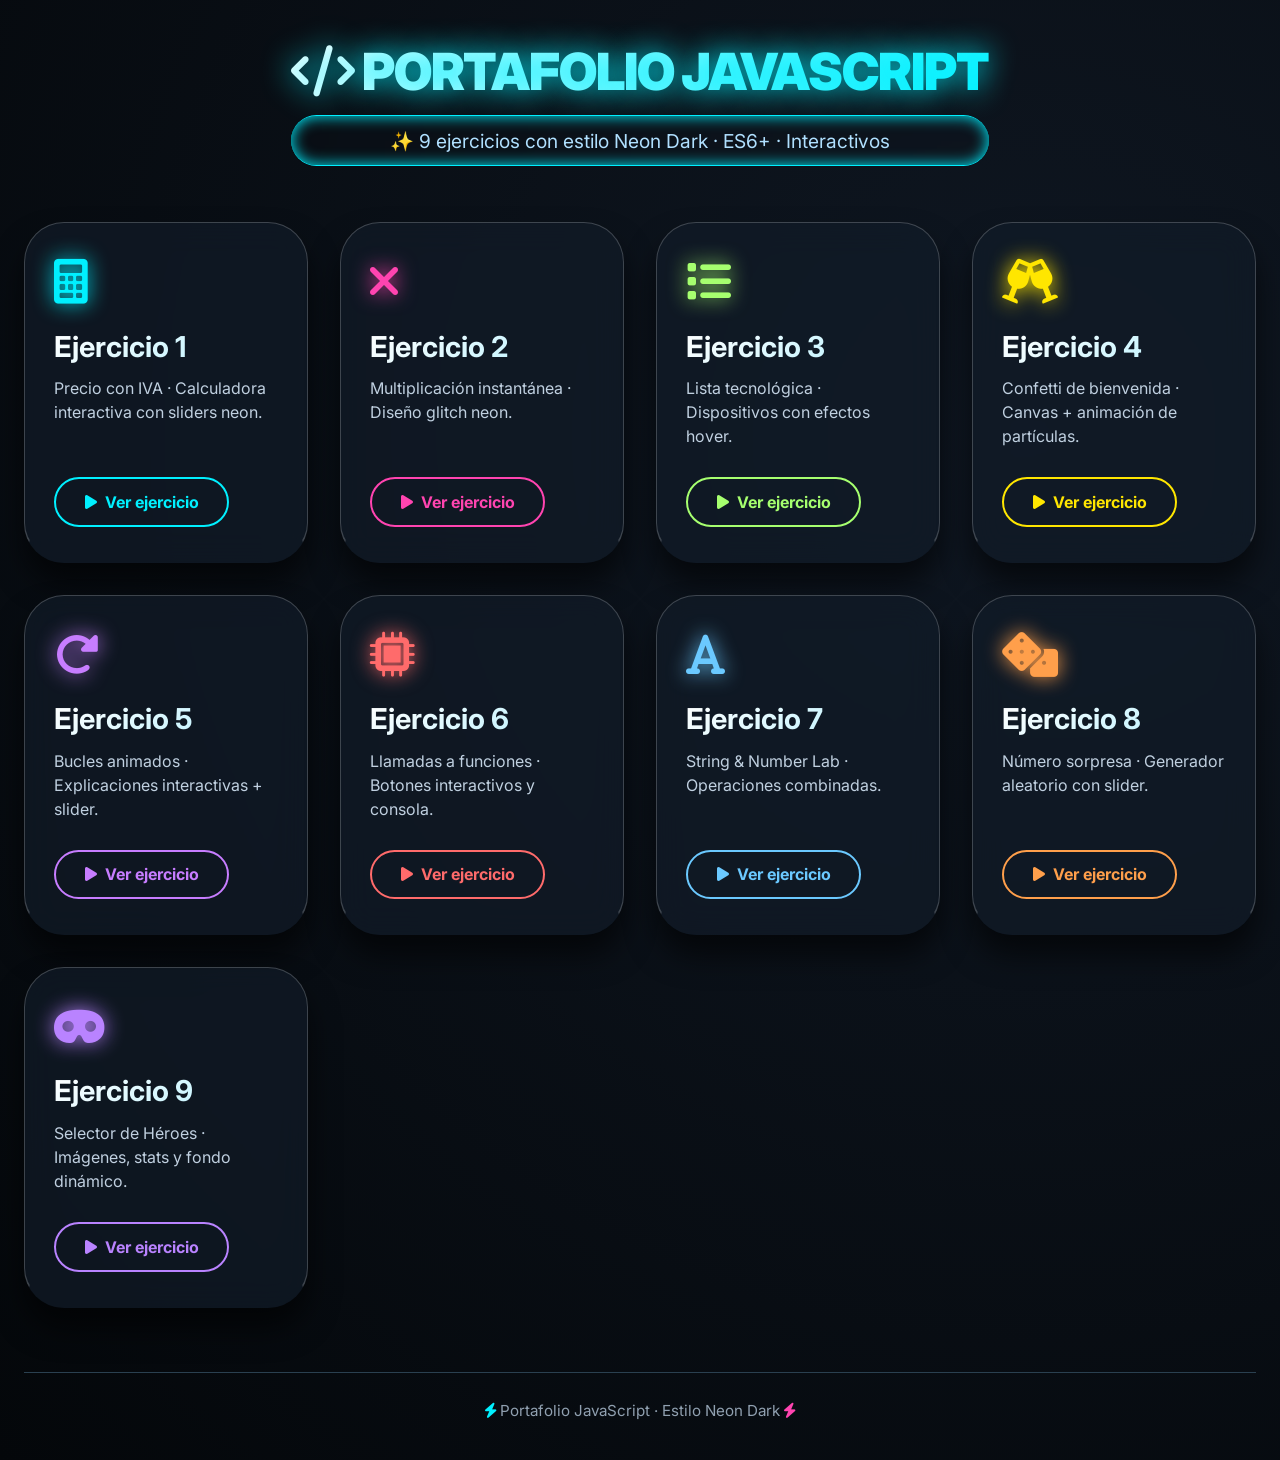
<file: portafolio js victor 24-15/index.html>
<!DOCTYPE html>
<html lang="en">
<head>
    <meta charset="UTF-8">
    <meta name="viewport" content="width=device-width, initial-scale=1.0">
    <title>Portafolio · JavaScript Neon</title>
    <!-- Font Awesome 6 -->
    <link rel="stylesheet" href="https://cdnjs.cloudflare.com/ajax/libs/font-awesome/6.0.0-beta3/css/all.min.css">
    <style>
        @import url('https://fonts.googleapis.com/css2?family=Inter:opsz,wght@14..32,400;600;700;800;900&display=swap');
        :root {
            --bg: #0a0c16;
            --surface: #111b26;
            --neon-cyan: #00f0ff;
            --neon-magenta: #ff44b0;
            --neon-green: #a6ff6f;
            --neon-yellow: #ffe600;
            --neon-purple: #c77dff;
            --glow-cyan: 0 0 15px #00f0ffaa;
            --glow-magenta: 0 0 15px #ff44b0aa;
            --glow-green: 0 0 15px #a6ff6faa;
            --card-bg: rgba(18, 28, 40, 0.7);
        }
        * { margin: 0; padding: 0; box-sizing: border-box; }
        body {
            font-family: 'Inter', sans-serif;
            background: radial-gradient(circle at 80% 30%, #0f1722, #04070a);
            min-height: 100vh;
            padding: 2.5rem 1.5rem;
            display: flex;
            flex-direction: column;
            align-items: center;
            color: white;
        }
        .header {
            text-align: center;
            margin-bottom: 3.5rem;
            max-width: 800px;
        }
        .header h1 {
            font-size: 3.2rem;
            font-weight: 900;
            background: linear-gradient(145deg, #fff, var(--neon-cyan));
            -webkit-background-clip: text;
            background-clip: text;
            color: transparent;
            text-shadow: 0 0 30px var(--neon-cyan);
            letter-spacing: -0.02em;
            margin-bottom: 0.8rem;
        }
        .header p {
            font-size: 1.2rem;
            color: #b0e0ff;
            border-top: 1px solid var(--neon-cyan);
            border-bottom: 1px solid var(--neon-cyan);
            padding: 0.8rem 0;
            box-shadow: 0 0 15px var(--neon-cyan) inset;
            border-radius: 60px;
            backdrop-filter: blur(4px);
        }
        .grid {
            display: grid;
            grid-template-columns: repeat(auto-fit, minmax(280px, 1fr));
            gap: 2rem;
            max-width: 1300px;
            width: 100%;
        }
        .card {
            background: var(--card-bg);
            backdrop-filter: blur(16px);
            -webkit-backdrop-filter: blur(16px);
            border: 1px solid rgba(255, 255, 255, 0.2);
            border-radius: 40px;
            padding: 2rem 1.8rem;
            transition: 0.25s;
            position: relative;
            overflow: hidden;
            display: flex;
            flex-direction: column;
            box-shadow: 0 20px 30px rgba(0,0,0,0.6);
            border-bottom: 4px solid transparent;
        }
        .card::before {
            content: '';
            position: absolute;
            top: 0;
            left: 0;
            width: 100%;
            height: 100%;
            background: radial-gradient(circle at 20% 30%, rgba(0,255,255,0.1), transparent 70%);
            opacity: 0;
            transition: 0.3s;
            pointer-events: none; /* ¡CLAVE! No interfiere con clics */
        }
        .card:hover {
            transform: translateY(-12px);
            border-bottom-color: var(--neon-cyan);
            box-shadow: var(--glow-cyan), 0 25px 40px black;
        }
        .card:hover::before { opacity: 1; }
        .card-icon {
            font-size: 2.8rem;
            margin-bottom: 1.2rem;
            color: var(--neon-cyan);
            text-shadow: 0 0 20px var(--neon-cyan);
            position: relative;
            z-index: 5;
        }
        .card h2 {
            font-size: 1.8rem;
            font-weight: 700;
            margin-bottom: 0.8rem;
            background: linear-gradient(145deg, #fff, #b0f0ff);
            -webkit-background-clip: text;
            background-clip: text;
            color: transparent;
            position: relative;
            z-index: 5;
        }
        .card p {
            color: #c0d0e0;
            margin-bottom: 1.8rem;
            line-height: 1.5;
            flex-grow: 1;
            position: relative;
            z-index: 5;
        }
        /* BOTÓN TIPO NEON - AHORA COMO BUTTON */
        .btn-neon {
            background: transparent;
            border: 2px solid var(--neon-cyan);
            color: var(--neon-cyan);
            padding: 0.8rem 1.8rem;
            border-radius: 60px;
            font-weight: 700;
            text-decoration: none;
            display: inline-flex;
            align-items: center;
            justify-content: center;
            gap: 0.5rem;
            transition: 0.2s;
            align-self: flex-start;
            cursor: pointer;
            font-size: 1rem;
            font-family: 'Inter', sans-serif;
            position: relative;
            z-index: 20;
            pointer-events: auto;
            outline: none;
            box-shadow: none;
        }
        .btn-neon:hover {
            background: var(--neon-cyan);
            color: black;
            box-shadow: var(--glow-cyan);
            border-color: white;
        }
        /* Colores neón individuales para cada tarjeta */
        .card:nth-child(1) .card-icon { color: var(--neon-cyan); text-shadow: 0 0 20px var(--neon-cyan); }
        .card:nth-child(1) .btn-neon { border-color: var(--neon-cyan); color: var(--neon-cyan); }
        .card:nth-child(1):hover { border-bottom-color: var(--neon-cyan); box-shadow: var(--glow-cyan); }
        .card:nth-child(1):hover .btn-neon { background: var(--neon-cyan); color: black; }

        .card:nth-child(2) .card-icon { color: var(--neon-magenta); text-shadow: 0 0 20px var(--neon-magenta); }
        .card:nth-child(2) .btn-neon { border-color: var(--neon-magenta); color: var(--neon-magenta); }
        .card:nth-child(2):hover { border-bottom-color: var(--neon-magenta); box-shadow: var(--glow-magenta); }
        .card:nth-child(2):hover .btn-neon { background: var(--neon-magenta); color: black; }

        .card:nth-child(3) .card-icon { color: var(--neon-green); text-shadow: 0 0 20px var(--neon-green); }
        .card:nth-child(3) .btn-neon { border-color: var(--neon-green); color: var(--neon-green); }
        .card:nth-child(3):hover { border-bottom-color: var(--neon-green); box-shadow: var(--glow-green); }
        .card:nth-child(3):hover .btn-neon { background: var(--neon-green); color: black; }

        .card:nth-child(4) .card-icon { color: var(--neon-yellow); text-shadow: 0 0 20px var(--neon-yellow); }
        .card:nth-child(4) .btn-neon { border-color: var(--neon-yellow); color: var(--neon-yellow); }
        .card:nth-child(4):hover { border-bottom-color: var(--neon-yellow); box-shadow: 0 0 25px #ffe600aa; }
        .card:nth-child(4):hover .btn-neon { background: var(--neon-yellow); color: black; }

        .card:nth-child(5) .card-icon { color: var(--neon-purple); text-shadow: 0 0 20px var(--neon-purple); }
        .card:nth-child(5) .btn-neon { border-color: var(--neon-purple); color: var(--neon-purple); }
        .card:nth-child(5):hover { border-bottom-color: var(--neon-purple); box-shadow: 0 0 25px #c77dffaa; }
        .card:nth-child(5):hover .btn-neon { background: var(--neon-purple); color: black; }

        .card:nth-child(6) .card-icon { color: #ff6b6b; text-shadow: 0 0 20px #ff6b6b; }
        .card:nth-child(6) .btn-neon { border-color: #ff6b6b; color: #ff6b6b; }
        .card:nth-child(6):hover { border-bottom-color: #ff6b6b; box-shadow: 0 0 25px #ff6b6baa; }
        .card:nth-child(6):hover .btn-neon { background: #ff6b6b; color: black; }

        .card:nth-child(7) .card-icon { color: #6bc9ff; text-shadow: 0 0 20px #6bc9ff; }
        .card:nth-child(7) .btn-neon { border-color: #6bc9ff; color: #6bc9ff; }
        .card:nth-child(7):hover { border-bottom-color: #6bc9ff; box-shadow: 0 0 25px #6bc9ffaa; }
        .card:nth-child(7):hover .btn-neon { background: #6bc9ff; color: black; }

        .card:nth-child(8) .card-icon { color: #ff9f4b; text-shadow: 0 0 20px #ff9f4b; }
        .card:nth-child(8) .btn-neon { border-color: #ff9f4b; color: #ff9f4b; }
        .card:nth-child(8):hover { border-bottom-color: #ff9f4b; box-shadow: 0 0 25px #ff9f4baa; }
        .card:nth-child(8):hover .btn-neon { background: #ff9f4b; color: black; }

        .card:nth-child(9) .card-icon { color: #b983ff; text-shadow: 0 0 20px #b983ff; }
        .card:nth-child(9) .btn-neon { border-color: #b983ff; color: #b983ff; }
        .card:nth-child(9):hover { border-bottom-color: #b983ff; box-shadow: 0 0 25px #b983ffaa; }
        .card:nth-child(9):hover .btn-neon { background: #b983ff; color: black; }

        .footer {
            margin-top: 4rem;
            color: #90a0b0;
            font-size: 0.95rem;
            border-top: 1px solid #2a4050;
            padding-top: 1.8rem;
            width: 100%;
            text-align: center;
        }
        @media (max-width: 600px) {
            .header h1 { font-size: 2.3rem; }
        }
    </style>
</head>
<body>
    <div class="header">
        <h1><i class="fas fa-code"></i> PORTAFOLIO JAVASCRIPT</h1>
        <p>✨ 9 ejercicios con estilo Neon Dark · ES6+ · Interactivos</p>
    </div>
    <div class="grid">
        <!-- Tarjeta 1 -->
        <div class="card">
            <div class="card-icon"><i class="fas fa-calculator"></i></div>
            <h2>Ejercicio 1</h2>
            <p>Precio con IVA · Calculadora interactiva con sliders neon.</p>
            <button class="btn-neon" onclick="window.open('./ejercicio1.html', '_blank')"><i class="fas fa-play"></i> Ver ejercicio</button>
        </div>
        <!-- Tarjeta 2 -->
        <div class="card">
            <div class="card-icon"><i class="fas fa-times"></i></div>
            <h2>Ejercicio 2</h2>
            <p>Multiplicación instantánea · Diseño glitch neon.</p>
            <button class="btn-neon" onclick="window.open('./ejercicio2.html', '_blank')"><i class="fas fa-play"></i> Ver ejercicio</button>
        </div>
        <!-- Tarjeta 3 -->
        <div class="card">
            <div class="card-icon"><i class="fas fa-list"></i></div>
            <h2>Ejercicio 3</h2>
            <p>Lista tecnológica · Dispositivos con efectos hover.</p>
            <button class="btn-neon" onclick="window.open('./ejercicio3.html', '_blank')"><i class="fas fa-play"></i> Ver ejercicio</button>
        </div>
        <!-- Tarjeta 4 -->
        <div class="card">
            <div class="card-icon"><i class="fas fa-glass-cheers"></i></div>
            <h2>Ejercicio 4</h2>
            <p>Confetti de bienvenida · Canvas + animación de partículas.</p>
            <button class="btn-neon" onclick="window.open('./ejercicio4.html', '_blank')"><i class="fas fa-play"></i> Ver ejercicio</button>
        </div>
        <!-- Tarjeta 5 -->
        <div class="card">
            <div class="card-icon"><i class="fas fa-redo-alt"></i></div>
            <h2>Ejercicio 5</h2>
            <p>Bucles animados · Explicaciones interactivas + slider.</p>
            <button class="btn-neon" onclick="window.open('./ejercicio5.html', '_blank')"><i class="fas fa-play"></i> Ver ejercicio</button>
        </div>
        <!-- Tarjeta 6 -->
        <div class="card">
            <div class="card-icon"><i class="fas fa-microchip"></i></div>
            <h2>Ejercicio 6</h2>
            <p>Llamadas a funciones · Botones interactivos y consola.</p>
            <button class="btn-neon" onclick="window.open('./ejercicio6.html', '_blank')"><i class="fas fa-play"></i> Ver ejercicio</button>
        </div>
        <!-- Tarjeta 7 -->
        <div class="card">
            <div class="card-icon"><i class="fas fa-font"></i></div>
            <h2>Ejercicio 7</h2>
            <p>String & Number Lab · Operaciones combinadas.</p>
            <button class="btn-neon" onclick="window.open('./ejercicio7.html', '_blank')"><i class="fas fa-play"></i> Ver ejercicio</button>
        </div>
        <!-- Tarjeta 8 -->
        <div class="card">
            <div class="card-icon"><i class="fas fa-dice"></i></div>
            <h2>Ejercicio 8</h2>
            <p>Número sorpresa · Generador aleatorio con slider.</p>
            <button class="btn-neon" onclick="window.open('./ejercicio8.html', '_blank')"><i class="fas fa-play"></i> Ver ejercicio</button>
        </div>
        <!-- Tarjeta 9 -->
        <div class="card">
            <div class="card-icon"><i class="fas fa-mask"></i></div>
            <h2>Ejercicio 9</h2>
            <p>Selector de Héroes · Imágenes, stats y fondo dinámico.</p>
            <button class="btn-neon" onclick="window.open('./ejercicio9.html', '_blank')"><i class="fas fa-play"></i> Ver ejercicio</button>
        </div>
    </div>
    <div class="footer">
        <i class="fas fa-bolt" style="color: var(--neon-cyan);"></i> Portafolio JavaScript · Estilo Neon Dark <i class="fas fa-bolt" style="color: var(--neon-magenta);"></i>
    </div>

    <!-- Fallback si los botones no funcionan (opcional) -->
    <script>
        // Asegurar que los botones sean clickeables incluso si el onclick falla
        document.querySelectorAll('.btn-neon').forEach(btn => {
            btn.addEventListener('click', function(e) {
                e.stopPropagation(); // evitar que el evento suba al card
            });
        });
    </script>
</body>
</html>
</file>
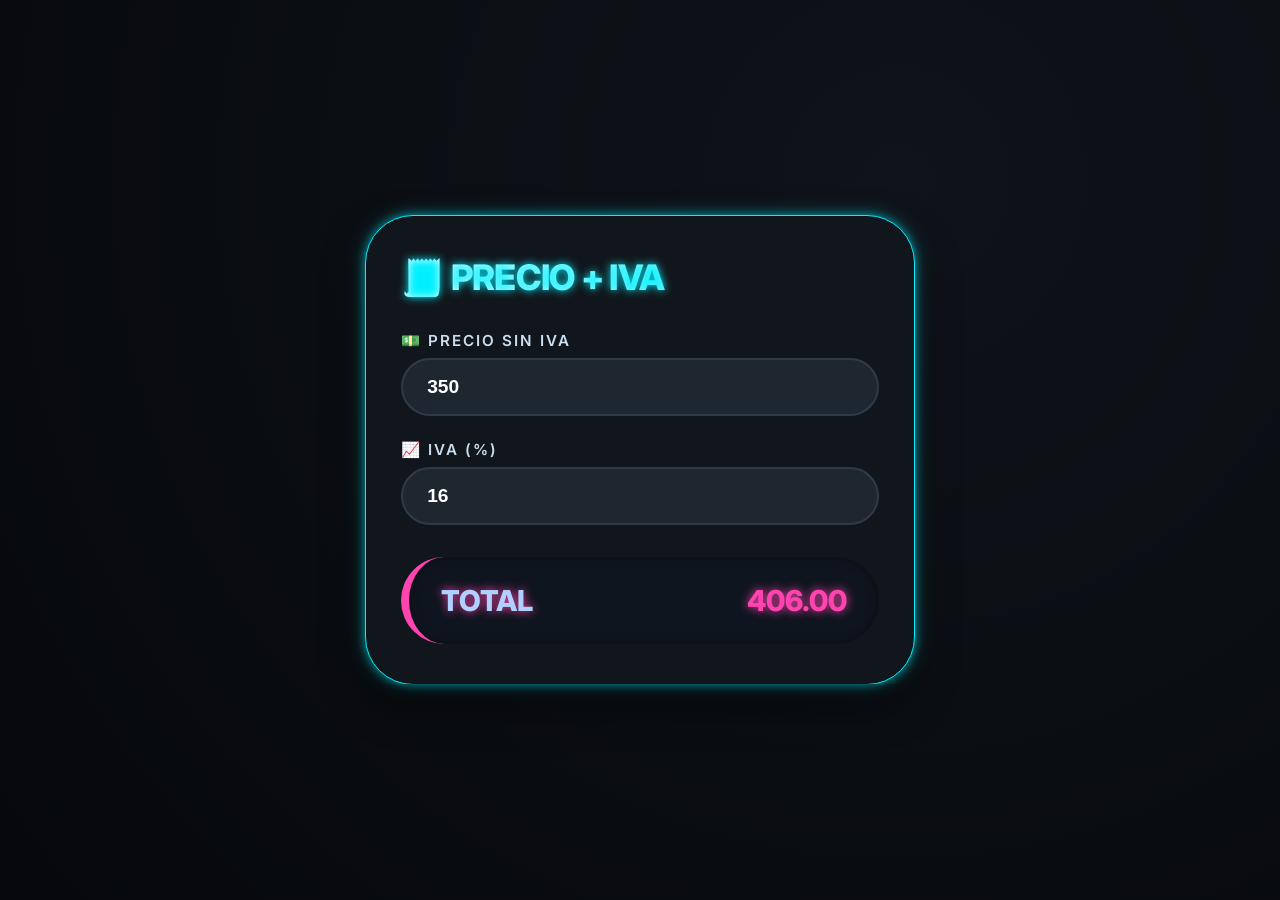
<file: portafolio js victor 24-15/ejercicio1.html>
<!DOCTYPE html>
<html lang="en">
<head>
    <meta charset="UTF-8">
    <meta name="viewport" content="width=device-width, initial-scale=1.0">
    <title>Ejercicio 1 · IVA Neon</title>
    <style>
        @import url('https://fonts.googleapis.com/css2?family=Inter:opsz,wght@14..32,400;600;700;800&display=swap');
        :root {
            --bg: #0a0c10;
            --surface: #11161c;
            --neon-cyan: #00f0ff;
            --neon-magenta: #ff44b0;
            --neon-green: #a6ff6f;
            --glow-cyan: 0 0 10px #00f0ff88, 0 0 20px #00f0ff44;
            --glow-magenta: 0 0 10px #ff44b088, 0 0 20px #ff44b044;
        }
        * { margin: 0; padding: 0; box-sizing: border-box; }
        body {
            font-family: 'Inter', sans-serif;
            background: radial-gradient(circle at 70% 20%, #0f131a, #06080b);
            min-height: 100vh;
            display: flex;
            align-items: center;
            justify-content: center;
            padding: 1.5rem;
        }
        .card {
            background: var(--surface);
            backdrop-filter: blur(16px);
            border: 1px solid var(--neon-cyan);
            box-shadow: var(--glow-cyan), 0 20px 40px #00000080;
            border-radius: 48px;
            padding: 2.5rem 2.2rem;
            max-width: 550px;
            width: 100%;
            transition: 0.3s;
            animation: fadeIn 0.6s;
        }
        .card:hover { box-shadow: var(--glow-cyan), 0 30px 60px #000; }
        h1 {
            font-size: 2.2rem;
            font-weight: 800;
            letter-spacing: -0.02em;
            background: linear-gradient(145deg, #fff, var(--neon-cyan));
            -webkit-background-clip: text;
            background-clip: text;
            color: transparent;
            margin-bottom: 2rem;
            text-shadow: 0 0 8px var(--neon-cyan);
        }
        .input-group {
            display: flex;
            flex-direction: column;
            gap: 1.5rem;
            margin-bottom: 2rem;
        }
        .field {
            display: flex;
            flex-direction: column;
            gap: 0.5rem;
        }
        label {
            color: #ccddee;
            font-weight: 600;
            font-size: 0.95rem;
            text-transform: uppercase;
            letter-spacing: 2px;
            display: flex;
            align-items: center;
            gap: 0.5rem;
        }
        .field input {
            background: #1e2630;
            border: 2px solid #2f3a46;
            border-radius: 60px;
            padding: 1rem 1.5rem;
            font-size: 1.2rem;
            font-weight: 600;
            color: white;
            outline: none;
            transition: 0.2s;
        }
        .field input:focus {
            border-color: var(--neon-cyan);
            box-shadow: 0 0 15px var(--neon-cyan);
        }
        .result {
            background: #0f151e;
            border-radius: 60px;
            padding: 1.6rem 2rem;
            border-left: 8px solid var(--neon-magenta);
            display: flex;
            justify-content: space-between;
            align-items: center;
            box-shadow: inset 0 0 10px #00000060;
        }
        .result span {
            font-size: 1.8rem;
            font-weight: 800;
            color: var(--neon-magenta);
            text-shadow: 0 0 10px var(--neon-magenta);
        }
        @keyframes fadeIn { 0% { opacity: 0; transform: scale(0.95); } 100% { opacity: 1; transform: scale(1); } }
    </style>
</head>
<body>
    <div class="card">
        <h1>🧾 PRECIO + IVA</h1>
        <div class="input-group">
            <div class="field">
                <label>💵 Precio sin IVA</label>
                <input type="number" id="precio" value="350" step="0.01" min="0">
            </div>
            <div class="field">
                <label>📈 IVA (%)</label>
                <input type="number" id="iva" value="16" step="0.1" min="0">
            </div>
        </div>
        <div class="result">
            <span style="color:#b0d0ff;">TOTAL</span>
            <span id="total">406.00</span>
        </div>
    </div>
    <script>
        'use strict';
        const precioInput = document.getElementById('precio');
        const ivaInput = document.getElementById('iva');
        const totalSpan = document.getElementById('total');

        const calcularTotal = () => {
            const precio = parseFloat(precioInput.value) || 0;
            const iva = parseFloat(ivaInput.value) || 0;
            const total = precio + (precio * iva) / 100;
            totalSpan.textContent = total.toFixed(2);
        };

        precioInput.addEventListener('input', calcularTotal);
        ivaInput.addEventListener('input', calcularTotal);
        calcularTotal(); // inicial
    </script>
</body>
</html>
</file>
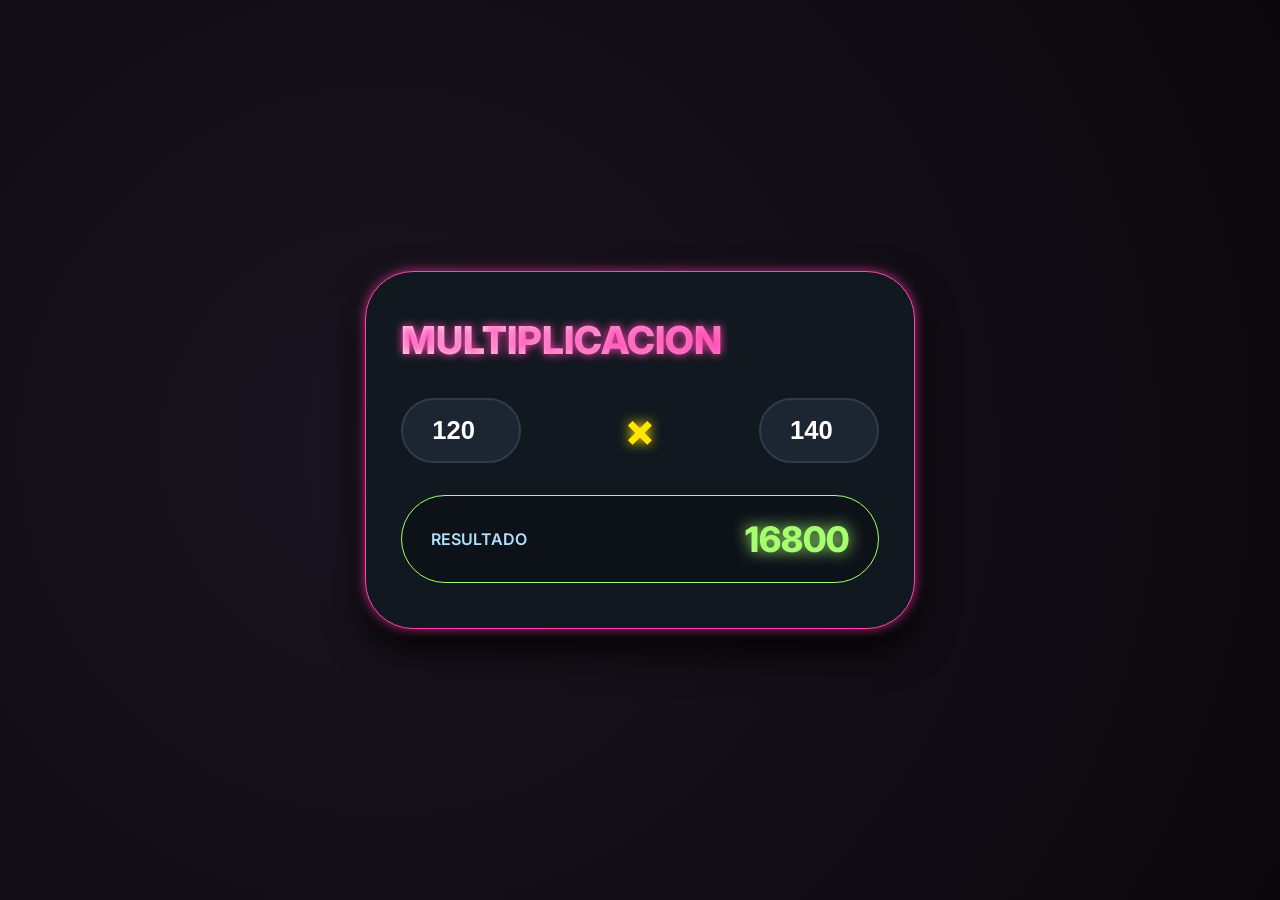
<file: portafolio js victor 24-15/ejercicio2.html>
<!DOCTYPE html>
<html lang="en">
<head>
    <meta charset="UTF-8">
    <meta name="viewport" content="width=device-width, initial-scale=1.0">
    <title>Ejercicio 2 · Calculadora Neon</title>
    <style>
        @import url('https://fonts.googleapis.com/css2?family=Inter:opsz,wght@14..32,400;600;800&display=swap');
        :root {
            --bg: #0b0d10;
            --surface: #12181f;
            --neon-pink: #ff44b0;
            --neon-green: #a6ff6f;
            --neon-yellow: #ffe600;
            --glow-pink: 0 0 12px #ff44b0aa;
        }
        * { margin: 0; padding: 0; box-sizing: border-box; }
        body {
            font-family: 'Inter', sans-serif;
            background: radial-gradient(circle at 30% 50%, #1a1520, #0a070c);
            min-height: 100vh;
            display: flex;
            align-items: center;
            justify-content: center;
            padding: 1.5rem;
        }
        .card {
            background: var(--surface);
            border: 1px solid var(--neon-pink);
            box-shadow: var(--glow-pink), 0 20px 40px #000;
            border-radius: 48px;
            padding: 2.8rem 2.2rem;
            max-width: 550px;
            width: 100%;
            backdrop-filter: blur(8px);
            transition: 0.3s;
        }
        .card:hover { border-color: var(--neon-yellow); box-shadow: 0 0 25px #ffe600aa; }
        h2 {
            font-size: 2.4rem;
            font-weight: 800;
            background: linear-gradient(145deg, #fff, var(--neon-pink));
            -webkit-background-clip: text;
            background-clip: text;
            color: transparent;
            margin-bottom: 2.2rem;
            text-shadow: 0 0 10px var(--neon-pink);
            display: flex;
            align-items: center;
            gap: 0.8rem;
        }
        .calc-panel {
            display: flex;
            gap: 1rem;
            align-items: center;
            justify-content: space-between;
            flex-wrap: wrap;
        }
        .num-input {
            background: #1c2632;
            border: 2px solid #2e3c4a;
            border-radius: 40px;
            padding: 1rem 1.2rem;
            width: 120px;
            font-size: 1.6rem;
            font-weight: 700;
            color: white;
            text-align: center;
            transition: 0.2s;
        }
        .num-input:focus {
            border-color: var(--neon-green);
            box-shadow: 0 0 20px var(--neon-green);
            outline: none;
        }
        .operator {
            font-size: 2.8rem;
            color: var(--neon-yellow);
            text-shadow: 0 0 12px var(--neon-yellow);
            font-weight: 800;
        }
        .result-box {
            background: #0d1219;
            border-radius: 60px;
            padding: 1.4rem 1.8rem;
            margin-top: 2rem;
            border: 1px solid var(--neon-green);
            display: flex;
            justify-content: space-between;
            align-items: center;
        }
        .result-number {
            font-size: 2.2rem;
            font-weight: 800;
            color: var(--neon-green);
            text-shadow: 0 0 15px var(--neon-green);
        }
    </style>
</head>
<body>
    <div class="card">
        <h2> MULTIPLICACION</h2>
        <div class="calc-panel">
            <input type="number" id="num1" class="num-input" value="120" step="any">
            <span class="operator">×</span>
            <input type="number" id="num2" class="num-input" value="140" step="any">
        </div>
        <div class="result-box">
            <span style="color: #b0e0ff; font-weight: 600;">RESULTADO</span>
            <span id="product" class="result-number">16800</span>
        </div>
    </div>
    <script>
        'use strict';
        const n1 = document.getElementById('num1');
        const n2 = document.getElementById('num2');
        const prod = document.getElementById('product');

        const updateProduct = () => {
            const a = parseFloat(n1.value) || 0;
            const b = parseFloat(n2.value) || 0;
            prod.textContent = a * b;
        };
        n1.addEventListener('input', updateProduct);
        n2.addEventListener('input', updateProduct);
        updateProduct();
    </script>
</body>
</html>
</file>
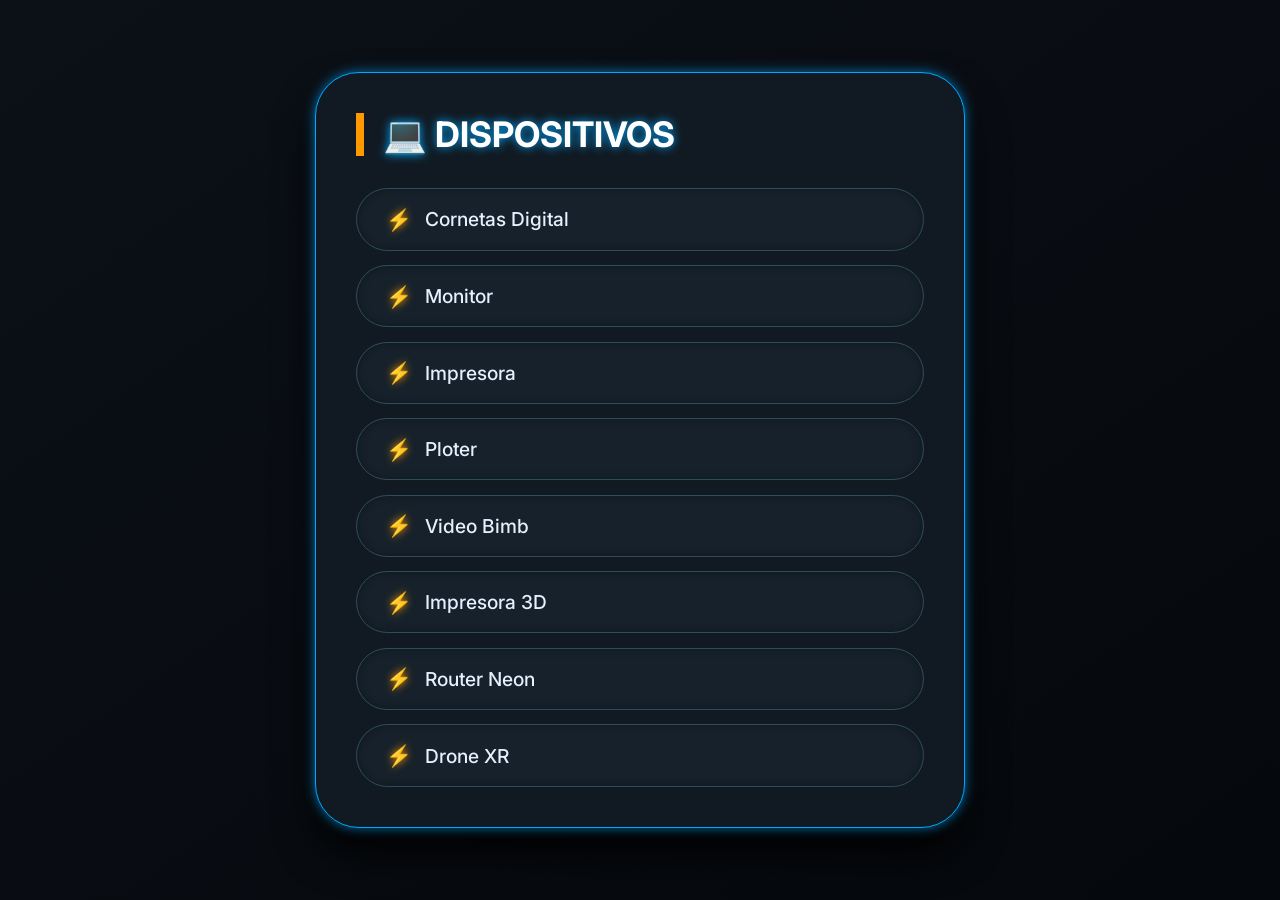
<file: portafolio js victor 24-15/ejercicio3.html>
<!DOCTYPE html>
<html lang="en">
<head>
    <meta charset="UTF-8">
    <meta name="viewport" content="width=device-width, initial-scale=1.0">
    <title>Ejercicio 3 · Dispositivos Neon</title>
    <style>
        @import url('https://fonts.googleapis.com/css2?family=Inter:opsz,wght@14..32,400;600;700&display=swap');
        :root {
            --bg: #0b1015;
            --card-bg: #111a22;
            --neon-blue: #00a6ff;
            --neon-orange: #ff9900;
            --glow-blue: 0 0 12px #00a6ffaa;
        }
        * { margin: 0; padding: 0; box-sizing: border-box; }
        body {
            font-family: 'Inter', sans-serif;
            background: linear-gradient(145deg, #0c1118, #05080c);
            min-height: 100vh;
            display: flex;
            align-items: center;
            justify-content: center;
            padding: 1.5rem;
        }
        .card {
            background: var(--card-bg);
            backdrop-filter: blur(8px);
            border: 1px solid var(--neon-blue);
            box-shadow: var(--glow-blue), 0 25px 40px #000;
            border-radius: 44px;
            padding: 2.5rem 2.5rem;
            max-width: 650px;
            width: 100%;
            transition: 0.3s;
        }
        .card:hover { border-color: var(--neon-orange); box-shadow: 0 0 25px #ff9900aa; }
        h2 {
            font-size: 2.2rem;
            font-weight: 700;
            color: white;
            text-shadow: 0 0 10px var(--neon-blue);
            border-left: 8px solid var(--neon-orange);
            padding-left: 1.2rem;
            margin-bottom: 2rem;
            display: flex;
            align-items: center;
            gap: 0.5rem;
        }
        ul {
            list-style: none;
            display: flex;
            flex-direction: column;
            gap: 0.9rem;
        }
        li {
            background: #16212b;
            padding: 1.1rem 1.8rem;
            border-radius: 60px;
            font-size: 1.2rem;
            font-weight: 500;
            color: #e5f0ff;
            border: 1px solid #2e4c5c;
            transition: 0.2s;
            display: flex;
            align-items: center;
            gap: 0.8rem;
            box-shadow: inset 0 0 8px #00000050;
        }
        li::before {
            content: "⚡";
            color: var(--neon-orange);
            font-size: 1.3rem;
            text-shadow: 0 0 8px var(--neon-orange);
        }
        li:hover {
            background: #1f323f;
            border-color: var(--neon-blue);
            transform: translateX(12px);
            box-shadow: 0 0 18px var(--neon-blue);
        }
    </style>
</head>
<body>
    <div class="card">
        <h2>💻 DISPOSITIVOS</h2>
        <ul id="device-list"></ul>
    </div>
    <script>
        'use strict';
        const dispositivos = [
            "Cornetas Digital",
            "Monitor",
            "Impresora",
            "Ploter",
            "Video Bimb",
            "Impresora 3D",
            "Router Neon",
            "Drone XR"
        ];
        const ul = document.getElementById('device-list');
        ul.innerHTML = dispositivos.map(item => `<li>${item}</li>`).join('');
    </script>
</body>
</html>
</file>
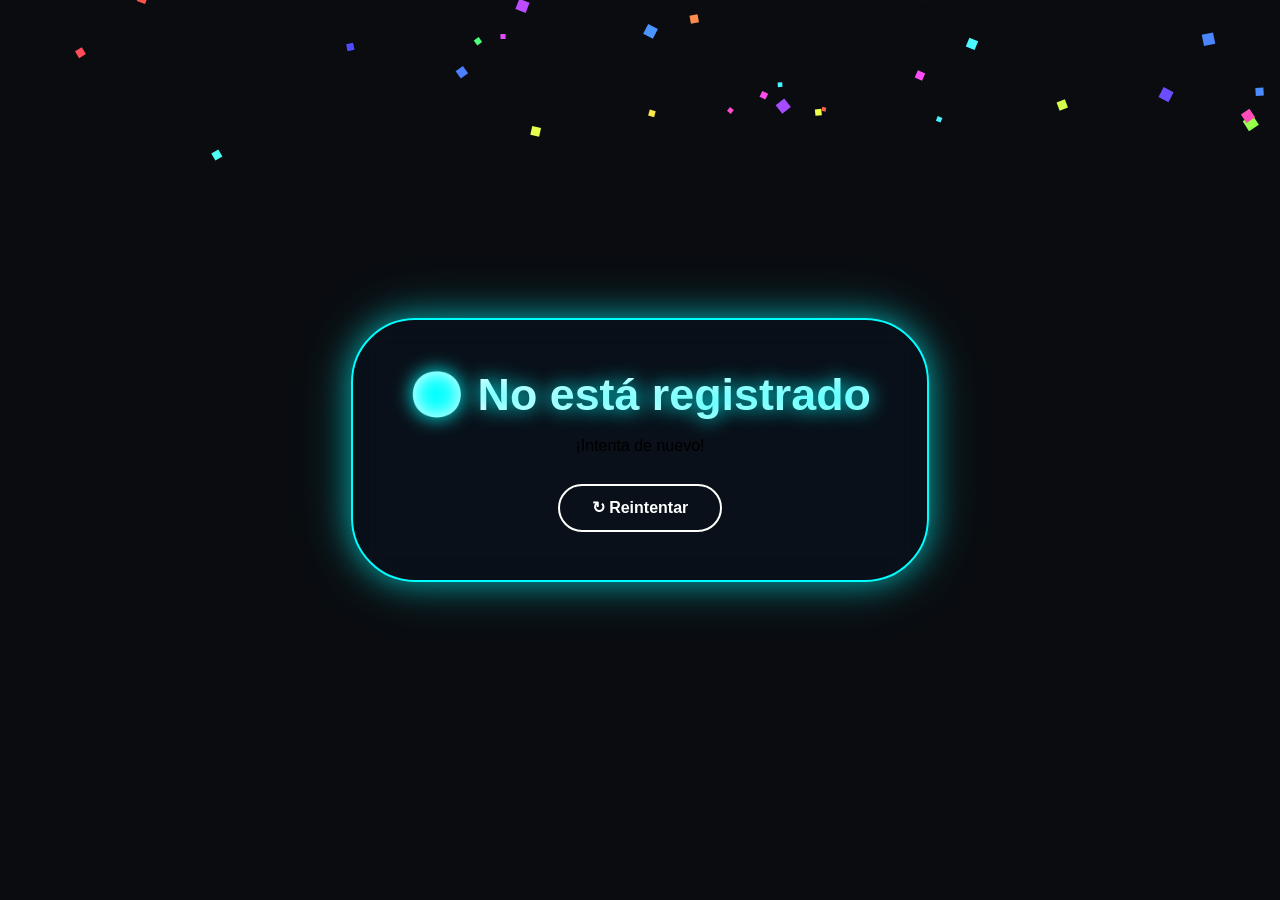
<file: portafolio js victor 24-15/ejercicio4.html>
<!DOCTYPE html>
<html lang="en">
<head>
    <meta charset="UTF-8">
    <meta name="viewport" content="width=device-width, initial-scale=1.0">
    <title>Ejercicio 4 · Bienvenida Neon</title>
    <style>
        * { margin: 0; padding: 0; box-sizing: border-box; }
        body {
            background: #0a0c10;
            min-height: 100vh;
            display: flex;
            align-items: center;
            justify-content: center;
            font-family: 'Inter', sans-serif;
            padding: 1.5rem;
            transition: background 0.5s;
            position: relative;
            overflow: hidden;
        }
        canvas {
            position: fixed;
            top: 0;
            left: 0;
            width: 100%;
            height: 100%;
            pointer-events: none;
            z-index: 10;
        }
        .message-card {
            background: rgba(10, 18, 28, 0.75);
            backdrop-filter: blur(16px);
            border: 2px solid #00ffff;
            box-shadow: 0 0 30px #00ffff88, 0 0 60px #00ffff44;
            border-radius: 64px;
            padding: 3rem 3.5rem;
            max-width: 700px;
            width: 100%;
            text-align: center;
            position: relative;
            z-index: 20;
            animation: glowPulse 3s infinite alternate;
        }
        .greeting {
            font-size: 2.8rem;
            font-weight: 800;
            background: linear-gradient(145deg, #fff, #aaffff);
            -webkit-background-clip: text;
            background-clip: text;
            color: transparent;
            text-shadow: 0 0 20px cyan;
            word-break: break-word;
        }
        .sub {
            color: #c0e0ff;
            margin-top: 1rem;
            font-size: 1.2rem;
            opacity: 0.9;
        }
        @keyframes glowPulse {
            0% { border-color: #00ffff; box-shadow: 0 0 30px #00ffff88; }
            100% { border-color: #ff66ff; box-shadow: 0 0 50px #ff66ffaa; }
        }
        button {
            background: transparent;
            border: 2px solid white;
            color: white;
            padding: 0.8rem 2rem;
            border-radius: 40px;
            font-size: 1rem;
            margin-top: 1.8rem;
            cursor: pointer;
            transition: 0.2s;
            font-weight: 600;
        }
        button:hover {
            background: white;
            color: black;
            box-shadow: 0 0 20px white;
        }
    </style>
</head>
<body>
    <canvas id="confetti-canvas"></canvas>
    <div id="app"></div>

    <script>
        'use strict';
        (function() {
            // ---------- CANVAS CONFETTI (profesional) ----------
            const canvas = document.getElementById('confetti-canvas');
            const ctx = canvas.getContext('2d');
            let width, height;
            let particles = [];
            const maxParticles = 200;

            function resizeCanvas() {
                width = window.innerWidth;
                height = window.innerHeight;
                canvas.width = width;
                canvas.height = height;
            }
            window.addEventListener('resize', resizeCanvas);
            resizeCanvas();

            class Confetti {
                constructor() {
                    this.x = Math.random() * width;
                    this.y = Math.random() * height - height;
                    this.size = Math.random() * 8 + 4;
                    this.speed = Math.random() * 3 + 2;
                    this.angle = Math.random() * 2 * Math.PI;
                    this.spin = Math.random() * 0.2 - 0.1;
                    this.color = `hsl(${Math.random() * 360}, 100%, 65%)`;
                }
                update() {
                    this.y += this.speed;
                    this.angle += this.spin;
                    if (this.y > height) {
                        this.y = -this.size;
                        this.x = Math.random() * width;
                    }
                }
                draw() {
                    ctx.save();
                    ctx.translate(this.x, this.y);
                    ctx.rotate(this.angle);
                    ctx.fillStyle = this.color;
                    ctx.fillRect(-this.size/2, -this.size/2, this.size, this.size);
                    ctx.restore();
                }
            }

            function initConfetti() {
                for (let i = 0; i < maxParticles; i++) {
                    particles.push(new Confetti());
                }
            }
            initConfetti();

            function animateConfetti() {
                ctx.clearRect(0, 0, width, height);
                particles.forEach(p => {
                    p.update();
                    p.draw();
                });
                requestAnimationFrame(animateConfetti);
            }
            animateConfetti();

            // ---------- INTERACCIÓN DE BIENVENIDA ----------
            const app = document.getElementById('app');

            function mostrarBienvenida(nombre) {
                const card = document.createElement('div');
                card.className = 'message-card';
                card.innerHTML = `
                    <div class="greeting">🎉 Bienvenido, ${nombre} 🎉</div>
                    <div class="sub">Disfruta la experiencia</div>
                    <button onclick="location.reload()">✖ Cerrar</button>
                `;
                app.innerHTML = '';
                app.appendChild(card);
            }

            function iniciar() {
                let nombre = prompt("¿Cómo te llamas?");
                nombre = nombre?.trim();
                if (nombre) {
                    mostrarBienvenida(nombre);
                } else {
                    const card = document.createElement('div');
                    card.className = 'message-card';
                    card.innerHTML = `
                        <div class="greeting">😕 No está registrado</div>
                        <div style="margin-top:1rem;">¡Intenta de nuevo!</div>
                        <button onclick="location.reload()">↻ Reintentar</button>
                    `;
                    app.appendChild(card);
                }
            }
            window.onload = iniciar;
        })();
    </script>
</body>
</html>
</file>
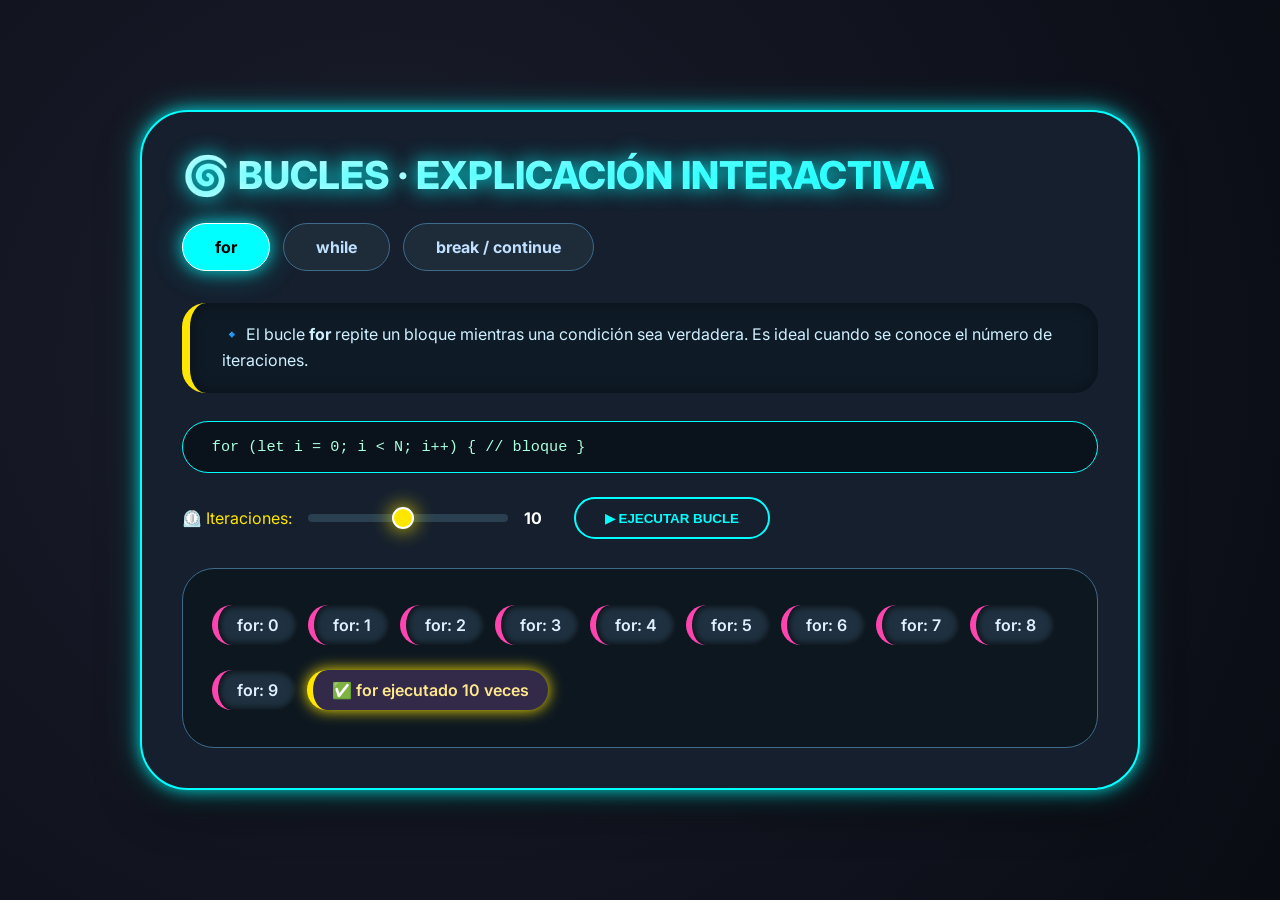
<file: portafolio js victor 24-15/ejercicio5.html>
<!DOCTYPE html>
<html lang="en">
<head>
    <meta charset="UTF-8">
    <meta name="viewport" content="width=device-width, initial-scale=1.0">
    <title>Ejercicio 5 · Bucles Neon + Explicaciones</title>
    <style>
        @import url('https://fonts.googleapis.com/css2?family=Inter:opsz,wght@14..32,400;600;700;800&display=swap');
        :root {
            --bg: #0b0f17;
            --surface: #151f2e;
            --neon-cyan: #00ffff;
            --neon-magenta: #ff44b0;
            --neon-yellow: #ffe600;
            --glow-cyan: 0 0 15px #00ffffaa, 0 0 30px #00ffff66;
            --glow-magenta: 0 0 15px #ff44b0aa, 0 0 30px #ff44b066;
        }
        * { margin: 0; padding: 0; box-sizing: border-box; }
        body {
            font-family: 'Inter', sans-serif;
            background: radial-gradient(circle at 30% 40%, #1a1e2c, #0a0c14);
            min-height: 100vh;
            display: flex;
            align-items: center;
            justify-content: center;
            padding: 2rem;
        }
        .loop-lab {
            background: var(--surface);
            backdrop-filter: blur(12px);
            border: 2px solid var(--neon-cyan);
            box-shadow: var(--glow-cyan), 0 20px 40px #00000080;
            border-radius: 48px;
            padding: 2.5rem;
            max-width: 1000px;
            width: 100%;
            transition: 0.3s;
        }
        .loop-lab:hover { border-color: var(--neon-magenta); box-shadow: var(--glow-magenta); }
        h1 {
            font-size: 2.4rem;
            font-weight: 800;
            background: linear-gradient(145deg, #fff, var(--neon-cyan));
            -webkit-background-clip: text;
            background-clip: text;
            color: transparent;
            text-shadow: 0 0 20px var(--neon-cyan);
            margin-bottom: 1.5rem;
            display: flex;
            align-items: center;
            gap: 0.8rem;
        }
        .tabs {
            display: flex;
            gap: 0.8rem;
            flex-wrap: wrap;
            margin-bottom: 2rem;
        }
        .tab {
            background: #1e2c3a;
            color: #c0e0ff;
            padding: 0.8rem 2rem;
            border-radius: 60px;
            font-weight: 700;
            border: 1px solid #3f6a8a;
            cursor: pointer;
            transition: 0.2s;
        }
        .tab.active {
            background: var(--neon-cyan);
            color: #000;
            border-color: white;
            box-shadow: var(--glow-cyan);
        }
        .explain-box {
            background: #0e1a26;
            border-left: 8px solid var(--neon-yellow);
            border-radius: 24px;
            padding: 1.2rem 2rem;
            margin-bottom: 1.8rem;
            color: #d0f0ff;
            font-size: 1rem;
            line-height: 1.6;
            box-shadow: inset 0 0 15px #00000060;
        }
        .code-snippet {
            background: #0a121c;
            padding: 1rem 1.8rem;
            border-radius: 30px;
            font-family: 'Courier New', monospace;
            color: #aaffdd;
            border: 1px solid var(--neon-cyan);
            margin-bottom: 1.5rem;
            font-size: 0.95rem;
        }
        .controls {
            display: flex;
            gap: 2rem;
            align-items: center;
            margin-bottom: 1.8rem;
            flex-wrap: wrap;
        }
        .slider-container {
            display: flex;
            align-items: center;
            gap: 1rem;
            color: white;
        }
        input[type=range] {
            width: 200px;
            height: 8px;
            background: #2a4050;
            border-radius: 10px;
            appearance: none;
        }
        input[type=range]::-webkit-slider-thumb {
            appearance: none;
            width: 22px;
            height: 22px;
            background: var(--neon-yellow);
            border-radius: 50%;
            box-shadow: 0 0 20px var(--neon-yellow);
            border: 2px solid white;
            cursor: pointer;
        }
        .output-console {
            background: #0d1720;
            border-radius: 32px;
            padding: 1.8rem;
            border: 1px solid #3e6a8a;
            display: flex;
            flex-wrap: wrap;
            gap: 0.6rem;
            align-items: center;
            min-height: 180px;
            transition: 0.2s;
        }
        .badge {
            background: #1f3140;
            padding: 0.6rem 1.2rem;
            border-radius: 50px;
            font-size: 1rem;
            font-weight: 600;
            color: #e0f0ff;
            border-left: 6px solid var(--neon-magenta);
            box-shadow: inset 0 0 8px black;
            transition: 0.2s;
        }
        .badge.highlight {
            background: #332a4a;
            border-left-color: var(--neon-yellow);
            color: #ffe88c;
            box-shadow: 0 0 15px var(--neon-yellow);
        }
        .btn {
            background: transparent;
            border: 2px solid var(--neon-cyan);
            color: var(--neon-cyan);
            padding: 0.7rem 1.8rem;
            border-radius: 60px;
            font-weight: 700;
            cursor: pointer;
            transition: 0.2s;
        }
        .btn:hover {
            background: var(--neon-cyan);
            color: black;
            box-shadow: var(--glow-cyan);
        }
        @keyframes fadeIn { 0% { opacity:0; transform:translateY(10px); } 100% { opacity:1; } }
    </style>
</head>
<body>
    <div class="loop-lab">
        <h1>🌀 BUCLES · EXPLICACIÓN INTERACTIVA</h1>
        <div class="tabs">
            <div class="tab active" data-tab="for">for</div>
            <div class="tab" data-tab="while">while</div>
            <div class="tab" data-tab="break">break / continue</div>
        </div>
        <!-- Explicación dinámica (se actualiza con JS) -->
        <div id="explanation" class="explain-box">
            Selecciona un bucle para ver su explicación.
        </div>
        <div id="codeExample" class="code-snippet">
            // Código de ejemplo
        </div>
        <div class="controls">
            <div class="slider-container">
                <span style="color:var(--neon-yellow);">⏲️ Iteraciones:</span>
                <input type="range" id="iterSlider" min="1" max="20" value="10">
                <span id="iterValue" style="color:white; font-weight:700;">10</span>
            </div>
            <button id="runLoop" class="btn">▶ EJECUTAR BUCLE</button>
        </div>
        <div id="loopOutput" class="output-console">
            <!-- Resultados -->
        </div>
    </div>

    <script>
        'use strict';
        const tabs = document.querySelectorAll('.tab');
        const explainBox = document.getElementById('explanation');
        const codeExample = document.getElementById('codeExample');
        const iterSlider = document.getElementById('iterSlider');
        const iterValue = document.getElementById('iterValue');
        const runBtn = document.getElementById('runLoop');
        const output = document.getElementById('loopOutput');

        // Explicaciones detalladas
        const explanations = {
            for: {
                text: '🔹 El bucle <strong>for</strong> repite un bloque mientras una condición sea verdadera. Es ideal cuando se conoce el número de iteraciones.',
                code: 'for (let i = 0; i < N; i++) { // bloque }'
            },
            while: {
                text: '🔹 El bucle <strong>while</strong> evalúa la condición antes de cada iteración. Se usa cuando no se sabe exactamente cuántas repeticiones serán necesarias.',
                code: 'let i = 0;\nwhile (i < N) { // bloque; i++ }'
            },
            break: {
                text: '🔹 <strong>break</strong> sale del bucle inmediatamente. <strong>continue</strong> salta a la siguiente iteración. Muy útil para omitir valores o salir bajo una condición.',
                code: 'for (let i = 0; i < 10; i++) {\n  if (i === 5) continue;\n  if (i === 8) break;\n  // i ≠5 y i<8\n}'
            }
        };

        let currentTab = 'for';

        function setActiveTab(tabId) {
            tabs.forEach(t => t.classList.remove('active'));
            document.querySelector(`.tab[data-tab="${tabId}"]`).classList.add('active');
            currentTab = tabId;
            explainBox.innerHTML = explanations[tabId].text;
            codeExample.innerHTML = explanations[tabId].code;
        }

        tabs.forEach(tab => {
            tab.addEventListener('click', () => {
                setActiveTab(tab.dataset.tab);
                renderLoop(); // renderizar con nuevo tab
            });
        });

        // Slider
        iterSlider.addEventListener('input', () => {
            iterValue.textContent = iterSlider.value;
        });

        function renderLoop() {
            const max = parseInt(iterSlider.value, 10);
            let html = '';

            if (currentTab === 'for') {
                for (let i = 0; i < max; i++) {
                    html += `<span class="badge">for: ${i}</span>`;
                }
                html += `<span class="badge highlight">✅ for ejecutado ${max} veces</span>`;
            } else if (currentTab === 'while') {
                let i = 0;
                while (i < max) {
                    html += `<span class="badge">while: ${i}</span>`;
                    i++;
                }
                html += `<span class="badge highlight">✅ while ejecutado ${max} veces</span>`;
            } else if (currentTab === 'break') {
                for (let i = 0; i < max; i++) {
                    if (i === 5) continue;  // se salta el 5
                    if (i === 8) break;      // sale en 8
                    html += `<span class="badge">iter: ${i}</span>`;
                }
                html += `<span class="badge highlight">⏹️ break en i=8 · continue saltó i=5</span>`;
            }
            output.innerHTML = html;
        }

        runBtn.addEventListener('click', renderLoop);
        // inicial
        setActiveTab('for');
        renderLoop();
    </script>
</body>
</html>
</file>
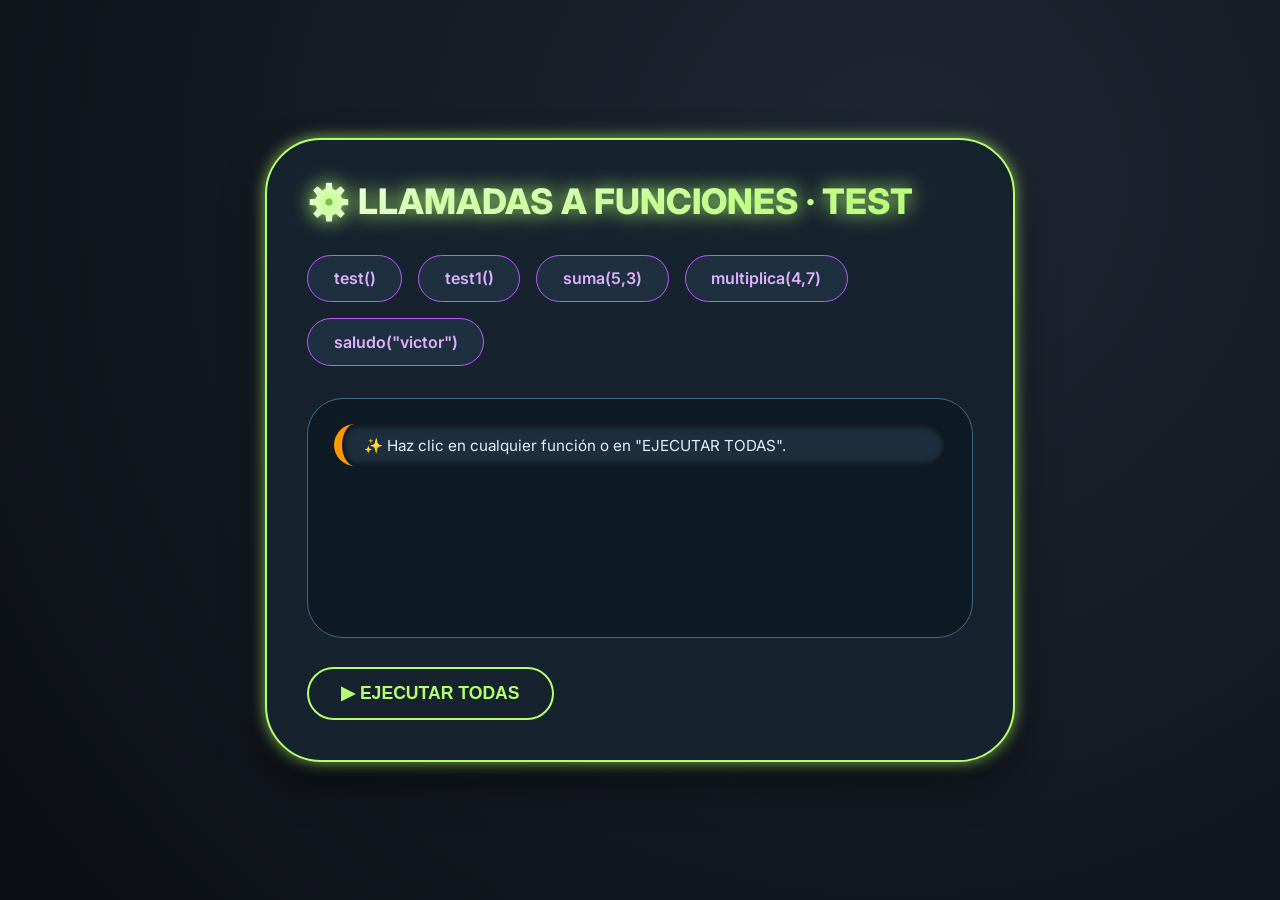
<file: portafolio js victor 24-15/ejercicio6.html>
<!DOCTYPE html>
<html lang="en">
<head>
    <meta charset="UTF-8">
    <meta name="viewport" content="width=device-width, initial-scale=1.0">
    <title>Ejercicio 6 · Laboratorio de Funciones</title>
    <style>
        @import url('https://fonts.googleapis.com/css2?family=Inter:opsz,wght@14..32,400;600;700;800&display=swap');
        :root {
            --bg: #0d1017;
            --surface: #16222e;
            --neon-lime: #b3ff6f;
            --neon-orange: #ff9900;
            --neon-purple: #c056ff;
            --glow-lime: 0 0 15px #b3ff6faa;
            --glow-orange: 0 0 15px #ff9900aa;
        }
        * { margin:0; padding:0; box-sizing:border-box; }
        body {
            font-family: 'Inter', sans-serif;
            background: radial-gradient(circle at 70% 20%, #1f2632, #0b0e14);
            min-height: 100vh;
            display: flex;
            align-items: center;
            justify-content: center;
            padding: 1.8rem;
        }
        .func-lab {
            background: var(--surface);
            border: 2px solid var(--neon-lime);
            box-shadow: var(--glow-lime), 0 20px 40px #00000080;
            border-radius: 56px;
            padding: 2.5rem;
            max-width: 750px;
            width: 100%;
            backdrop-filter: blur(12px);
        }
        h1 {
            font-size: 2.2rem;
            font-weight: 800;
            background: linear-gradient(145deg, #fff, var(--neon-lime));
            -webkit-background-clip: text;
            background-clip: text;
            color: transparent;
            margin-bottom: 2rem;
            text-shadow: 0 0 20px var(--neon-lime);
        }
        .function-list {
            display: flex;
            gap: 1rem;
            flex-wrap: wrap;
            margin-bottom: 2rem;
        }
        .fn-btn {
            background: #1e3040;
            border: 1px solid var(--neon-purple);
            color: #e0b0ff;
            padding: 0.8rem 1.6rem;
            border-radius: 60px;
            font-weight: 600;
            cursor: pointer;
            transition: 0.2s;
        }
        .fn-btn:hover {
            background: var(--neon-purple);
            color: black;
            box-shadow: 0 0 20px var(--neon-purple);
        }
        .console {
            background: #0e1a24;
            border-radius: 36px;
            padding: 1.6rem;
            border: 1px solid #3e6a8a;
            min-height: 240px;
            max-height: 300px;
            overflow-y: auto;
            display: flex;
            flex-direction: column;
            gap: 0.6rem;
            margin-bottom: 1.8rem;
        }
        .log-entry {
            background: #1d2f3e;
            padding: 0.7rem 1.4rem;
            border-radius: 60px;
            font-size: 0.95rem;
            color: #e0f0ff;
            border-left: 8px solid var(--neon-orange);
            box-shadow: inset 0 0 8px black;
            animation: slideIn 0.2s;
        }
        .log-return {
            border-left-color: var(--neon-lime);
            background: #1a3a2a;
        }
        .btn-primary {
            background: transparent;
            border: 2px solid var(--neon-lime);
            color: var(--neon-lime);
            padding: 0.9rem 2rem;
            border-radius: 60px;
            font-weight: 700;
            font-size: 1.1rem;
            cursor: pointer;
            transition: 0.2s;
        }
        .btn-primary:hover {
            background: var(--neon-lime);
            color: black;
            box-shadow: var(--glow-lime);
        }
        @keyframes slideIn { 0% { opacity:0; transform:translateX(-12px); } 100% { opacity:1; } }
    </style>
</head>
<body>
    <div class="func-lab">
        <h1>⚙️ LLAMADAS A FUNCIONES · TEST</h1>
        <div class="function-list">
            <div class="fn-btn" data-fn="test">test()</div>
            <div class="fn-btn" data-fn="test1">test1()</div>
            <div class="fn-btn" data-fn="suma">suma(5,3)</div>
            <div class="fn-btn" data-fn="multiplica">multiplica(4,7)</div>
            <div class="fn-btn" data-fn="saludo">saludo("victor")</div>
        </div>
        <div id="console" class="console"></div>
        <button id="runAll" class="btn-primary">▶ EJECUTAR TODAS</button>
    </div>
    <script>
        'use strict';
        const consoleDiv = document.getElementById('console');

        // ---------- DEFINICIÓN DE FUNCIONES ----------
        function test() {
            addLog('🔵 test(): primera función en javascript', false);
        }
        function test1() {
            addLog('🟢 test1(): parte de la función test', false);
        }
        function suma(a, b) {
            const res = a + b;
            addLog(`➕ suma(${a},${b}) = ${res}`, true);
            return res;
        }
        function multiplica(a, b) {
            const res = a * b;
            addLog(`✖️ multiplica(${a},${b}) = ${res}`, true);
            return res;
        }
        function saludo(nombre) {
            const msg = `👋 Hola, ${nombre}!`;
            addLog(msg, true);
            return msg;
        }

        // ---------- LOGGER ----------
        function addLog(message, isReturn = false) {
            const entry = document.createElement('div');
            entry.className = 'log-entry' + (isReturn ? ' log-return' : '');
            entry.textContent = message;
            consoleDiv.appendChild(entry);
            consoleDiv.scrollTop = consoleDiv.scrollHeight;
        }

        // ---------- EJECUTAR FUNCIÓN POR NOMBRE ----------
        function ejecutarFuncion(funcName) {
            switch (funcName) {
                case 'test': test(); break;
                case 'test1': test1(); break;
                case 'suma': suma(5, 3); break;
                case 'multiplica': multiplica(4, 7); break;
                case 'saludo': saludo('victor'); break;
                default: break;
            }
        }

        // ---------- EVENTOS ----------
        document.querySelectorAll('.fn-btn').forEach(btn => {
            btn.addEventListener('click', e => {
                const fn = e.currentTarget.dataset.fn;
                ejecutarFuncion(fn);
            });
        });

        document.getElementById('runAll').addEventListener('click', () => {
            consoleDiv.innerHTML = ''; // limpiar
            addLog('🚀 EJECUTANDO TODAS LAS FUNCIONES...', false);
            test1();
            test();
            suma(5, 3);
            multiplica(4, 7);
            saludo('Neon');
            addLog('✅ Todas las funciones ejecutadas.', false);
        });

        // Ejecutar una demo al cargar
        window.onload = () => {
            addLog('✨ Haz clic en cualquier función o en "EJECUTAR TODAS".', false);
        };
    </script>
</body>
</html>
</file>
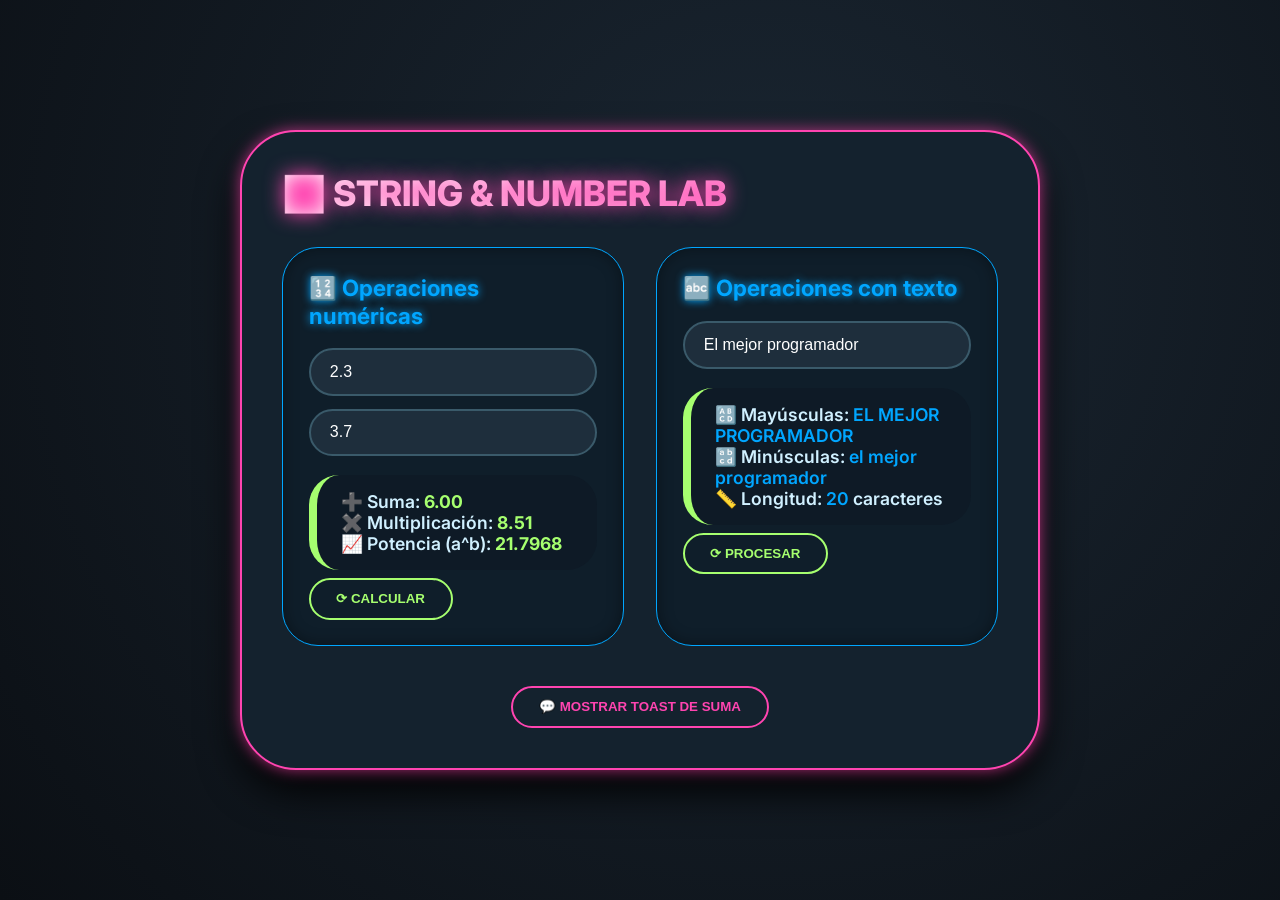
<file: portafolio js victor 24-15/ejercicio7.html>
<!DOCTYPE html>
<html lang="en">
<head>
    <meta charset="UTF-8">
    <meta name="viewport" content="width=device-width, initial-scale=1.0">
    <title>Ejercicio 7 · String & Number Lab</title>
    <style>
        @import url('https://fonts.googleapis.com/css2?family=Inter:opsz,wght@14..32,400;600;700;800&display=swap');
        :root {
            --bg: #0a0f1a;
            --surface: #14222e;
            --neon-pink: #ff44b0;
            --neon-blue: #00a6ff;
            --neon-green: #a6ff6f;
            --glow-pink: 0 0 15px #ff44b0aa;
            --glow-blue: 0 0 15px #00a6ffaa;
        }
        * { margin:0; padding:0; box-sizing:border-box; }
        body {
            font-family: 'Inter', sans-serif;
            background: radial-gradient(circle at 60% 30%, #1a2632, #0b0f14);
            min-height: 100vh;
            display: flex;
            align-items: center;
            justify-content: center;
            padding: 1.8rem;
        }
        .string-lab {
            background: var(--surface);
            border: 2px solid var(--neon-pink);
            box-shadow: var(--glow-pink), 0 20px 40px black;
            border-radius: 56px;
            padding: 2.5rem;
            max-width: 800px;
            width: 100%;
            backdrop-filter: blur(10px);
        }
        h1 {
            font-size: 2.2rem;
            font-weight: 800;
            background: linear-gradient(145deg, #fff, var(--neon-pink));
            -webkit-background-clip: text;
            background-clip: text;
            color: transparent;
            text-shadow: 0 0 20px var(--neon-pink);
            margin-bottom: 2rem;
        }
        .two-columns {
            display: grid;
            grid-template-columns: 1fr 1fr;
            gap: 2rem;
        }
        .card {
            background: #0f1e2a;
            border-radius: 36px;
            padding: 1.6rem;
            border: 1px solid var(--neon-blue);
            box-shadow: inset 0 0 15px #00000060;
        }
        .card h3 {
            color: var(--neon-blue);
            margin-bottom: 1.2rem;
            font-size: 1.4rem;
            text-shadow: 0 0 8px var(--neon-blue);
            display: flex;
            gap: 0.5rem;
        }
        .input-group {
            display: flex;
            flex-direction: column;
            gap: 0.8rem;
            margin-bottom: 1.2rem;
        }
        .input-field {
            background: #1e2e3c;
            border: 2px solid #3a5a6a;
            border-radius: 40px;
            padding: 0.8rem 1.2rem;
            color: white;
            font-size: 1rem;
            outline: none;
            transition: 0.2s;
        }
        .input-field:focus {
            border-color: var(--neon-green);
            box-shadow: 0 0 15px var(--neon-green);
        }
        .result-box {
            background: #0e1a26;
            border-radius: 30px;
            padding: 1rem 1.5rem;
            margin-top: 1rem;
            border-left: 8px solid var(--neon-green);
            word-break: break-word;
            color: #d0f0ff;
            font-size: 1.1rem;
            font-weight: 600;
        }
        .btn-neon {
            background: transparent;
            border: 2px solid var(--neon-green);
            color: var(--neon-green);
            padding: 0.7rem 1.6rem;
            border-radius: 60px;
            font-weight: 700;
            cursor: pointer;
            transition: 0.2s;
            margin-top: 0.5rem;
        }
        .btn-neon:hover {
            background: var(--neon-green);
            color: black;
            box-shadow: 0 0 20px var(--neon-green);
        }
    </style>
</head>
<body>
    <div class="string-lab">
        <h1>📊 STRING & NUMBER LAB</h1>
        <div class="two-columns">
            <!-- Columna izquierda: números -->
            <div class="card">
                <h3>🔢 Operaciones numéricas</h3>
                <div class="input-group">
                    <input type="number" id="numA" class="input-field" value="2.3" step="any" placeholder="Número A">
                    <input type="number" id="numB" class="input-field" value="3.7" step="any" placeholder="Número B">
                </div>
                <div class="result-box" id="numResults">
                    Suma: 6.0<br>
                    Multiplicación: 8.51<br>
                    Potencia: 8.51
                </div>
                <button id="calcNumbers" class="btn-neon">⟳ CALCULAR</button>
            </div>
            <!-- Columna derecha: cadenas -->
            <div class="card">
                <h3>🔤 Operaciones con texto</h3>
                <div class="input-group">
                    <input type="text" id="strInput" class="input-field" value="El mejor programador" placeholder="Escribe algo">
                </div>
                <div class="result-box" id="strResults">
                    Mayúsculas: EL MEJOR PROGRAMADOR<br>
                    Minúsculas: el mejor programador<br>
                    Longitud: 21
                </div>
                <button id="calcStrings" class="btn-neon">⟳ PROCESAR</button>
            </div>
        </div>
        <!-- Área de resultado global con toast moderno -->
        <div style="margin-top: 2rem; display: flex; justify-content: center;">
            <button id="globalToastBtn" class="btn-neon" style="border-color: var(--neon-pink); color: var(--neon-pink);">💬 MOSTRAR TOAST DE SUMA</button>
        </div>
    </div>

    <script>
        'use strict';
        // ---------- NÚMEROS ----------
        const numA = document.getElementById('numA');
        const numB = document.getElementById('numB');
        const numResults = document.getElementById('numResults');

        function updateNumbers() {
            const a = parseFloat(numA.value) || 0;
            const b = parseFloat(numB.value) || 0;
            const suma = a + b;
            const mult = a * b;
            const pot = Math.pow(a, b).toFixed(4);
            numResults.innerHTML = `
                ➕ Suma: <strong style="color:var(--neon-green);">${suma.toFixed(2)}</strong><br>
                ✖️ Multiplicación: <strong style="color:var(--neon-green);">${mult.toFixed(2)}</strong><br>
                📈 Potencia (a^b): <strong style="color:var(--neon-green);">${pot}</strong>
            `;
        }

        document.getElementById('calcNumbers').addEventListener('click', updateNumbers);

        // ---------- CADENAS ----------
        const strInput = document.getElementById('strInput');
        const strResults = document.getElementById('strResults');

        function updateStrings() {
            let s = strInput.value || '';
            if (s === '') s = '(vacío)';
            const upper = s.toUpperCase();
            const lower = s.toLowerCase();
            const len = s.length;
            strResults.innerHTML = `
                🔠 Mayúsculas: <span style="color:var(--neon-blue);">${upper}</span><br>
                🔡 Minúsculas: <span style="color:var(--neon-blue);">${lower}</span><br>
                📏 Longitud: <span style="color:var(--neon-blue);">${len}</span> caracteres
            `;
        }

        document.getElementById('calcStrings').addEventListener('click', updateStrings);

        // ---------- TOAST DE SUMA (mejorado) ----------
        function showToast(message, color = '#ff44b0') {
            const toast = document.createElement('div');
            toast.textContent = message;
            toast.style.cssText = `
                position: fixed; bottom: 30px; right: 30px;
                background: ${color}; color: white; padding: 1rem 2.2rem;
                border-radius: 60px; font-weight: 700; box-shadow: 0 0 30px ${color};
                animation: toastFade 3s forwards; z-index: 9999;
                font-size: 1.1rem;
            `;
            document.body.appendChild(toast);
            setTimeout(() => toast.remove(), 2800);
        }

        document.getElementById('globalToastBtn').addEventListener('click', () => {
            const a = parseFloat(numA.value) || 0;
            const b = parseFloat(numB.value) || 0;
            const suma = a + b;
            showToast(`✨ Resultado de la suma: ${suma.toFixed(2)}`, '#ff44b0');
        });

        // Inicializar
        updateNumbers();
        updateStrings();

        // Añadir estilo de animación toast
        const styleSheet = document.createElement("style");
        styleSheet.textContent = `
            @keyframes toastFade {
                0% { opacity: 0; transform: translateY(20px); }
                15% { opacity: 1; transform: translateY(0); }
                85% { opacity: 1; transform: translateY(0); }
                100% { opacity: 0; transform: translateY(-20px); }
            }
        `;
        document.head.appendChild(styleSheet);
    </script>
</body>
</html>
</file>
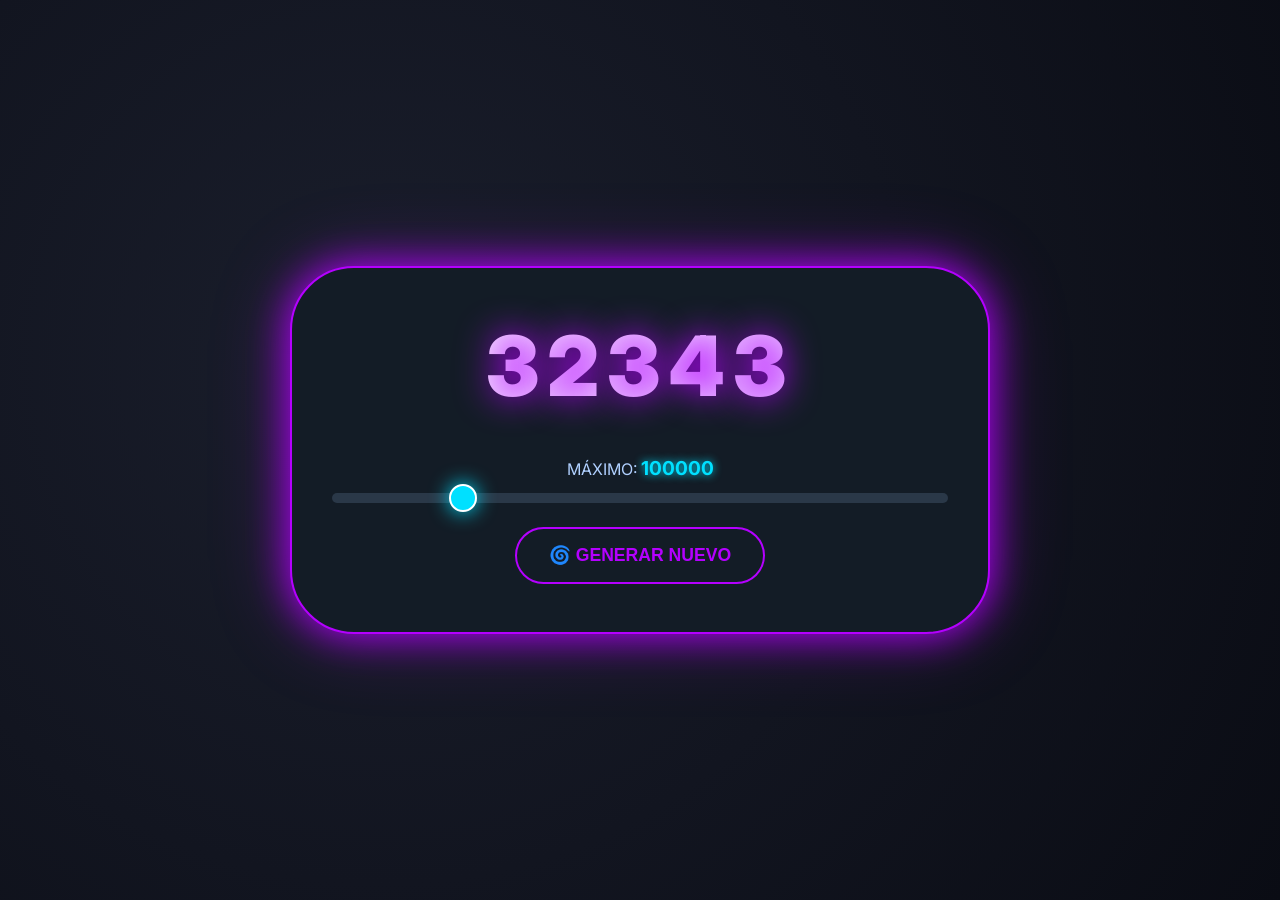
<file: portafolio js victor 24-15/ejercicio8.html>
<!DOCTYPE html>
<html lang="en">
<head>
    <meta charset="UTF-8">
    <meta name="viewport" content="width=device-width, initial-scale=1.0">
    <title>Ejercicio 8 · Número Neon</title>
    <style>
        @import url('https://fonts.googleapis.com/css2?family=Inter:opsz,wght@14..32,400;700;900&display=swap');
        :root {
            --bg: #0c0e14;
            --surface: #131c26;
            --neon-purple: #b400ff;
            --neon-blue: #00e0ff;
        }
        * { margin:0; padding:0; box-sizing:border-box; }
        body {
            font-family: 'Inter', sans-serif;
            background: radial-gradient(circle at 30% 40%, #1a1e2c, #0a0c14);
            min-height: 100vh;
            display: flex;
            align-items: center;
            justify-content: center;
            padding: 1.5rem;
        }
        .number-container {
            background: var(--surface);
            border: 2px solid var(--neon-purple);
            box-shadow: 0 0 40px var(--neon-purple), 0 0 80px #b400ff44;
            border-radius: 64px;
            padding: 3rem 2.5rem;
            max-width: 700px;
            width: 100%;
            text-align: center;
            backdrop-filter: blur(12px);
        }
        .big-number {
            font-size: 5.2rem;
            font-weight: 900;
            background: linear-gradient(145deg, #fff, #e0b0ff);
            -webkit-background-clip: text;
            background-clip: text;
            color: transparent;
            text-shadow: 0 0 35px var(--neon-purple);
            letter-spacing: 8px;
            line-height: 1.2;
            word-break: break-word;
        }
        .slider-container {
            margin-top: 2.5rem;
            display: flex;
            flex-direction: column;
            gap: 0.8rem;
        }
        input[type=range] {
            width: 100%;
            height: 10px;
            background: #2a3848;
            border-radius: 20px;
            appearance: none;
        }
        input[type=range]::-webkit-slider-thumb {
            appearance: none;
            width: 28px;
            height: 28px;
            background: var(--neon-blue);
            border-radius: 50%;
            box-shadow: 0 0 20px var(--neon-blue);
            border: 2px solid white;
            cursor: pointer;
        }
        .range-value {
            color: var(--neon-blue);
            font-weight: 700;
            font-size: 1.2rem;
            text-shadow: 0 0 8px var(--neon-blue);
        }
        .btn {
            background: transparent;
            border: 2px solid var(--neon-purple);
            color: var(--neon-purple);
            padding: 1rem 2rem;
            border-radius: 60px;
            font-weight: 700;
            font-size: 1.1rem;
            margin-top: 1.5rem;
            cursor: pointer;
            transition: 0.2s;
        }
        .btn:hover {
            background: var(--neon-purple);
            color: black;
            box-shadow: 0 0 30px var(--neon-purple);
        }
    </style>
</head>
<body>
    <div class="number-container">
        <div class="big-number" id="randomNumber">48123</div>
        <div class="slider-container">
            <label style="color:#b0d0ff;">MÁXIMO: <span id="maxValue" class="range-value">100000</span></label>
            <input type="range" id="maxSlider" min="1000" max="500000" value="100000" step="1000">
        </div>
        <button class="btn" id="generateBtn">🌀 GENERAR NUEVO</button>
    </div>
    <script>
        'use strict';
        const numberEl = document.getElementById('randomNumber');
        const slider = document.getElementById('maxSlider');
        const maxSpan = document.getElementById('maxValue');

        function generateRandom(max) {
            return Math.floor(Math.random() * max);
        }

        function updateNumber() {
            const max = parseInt(slider.value, 10);
            maxSpan.textContent = max;
            numberEl.textContent = generateRandom(max);
        }

        slider.addEventListener('input', updateNumber);
        document.getElementById('generateBtn').addEventListener('click', updateNumber);
        updateNumber(); // inicial
    </script>
</body>
</html>
</file>
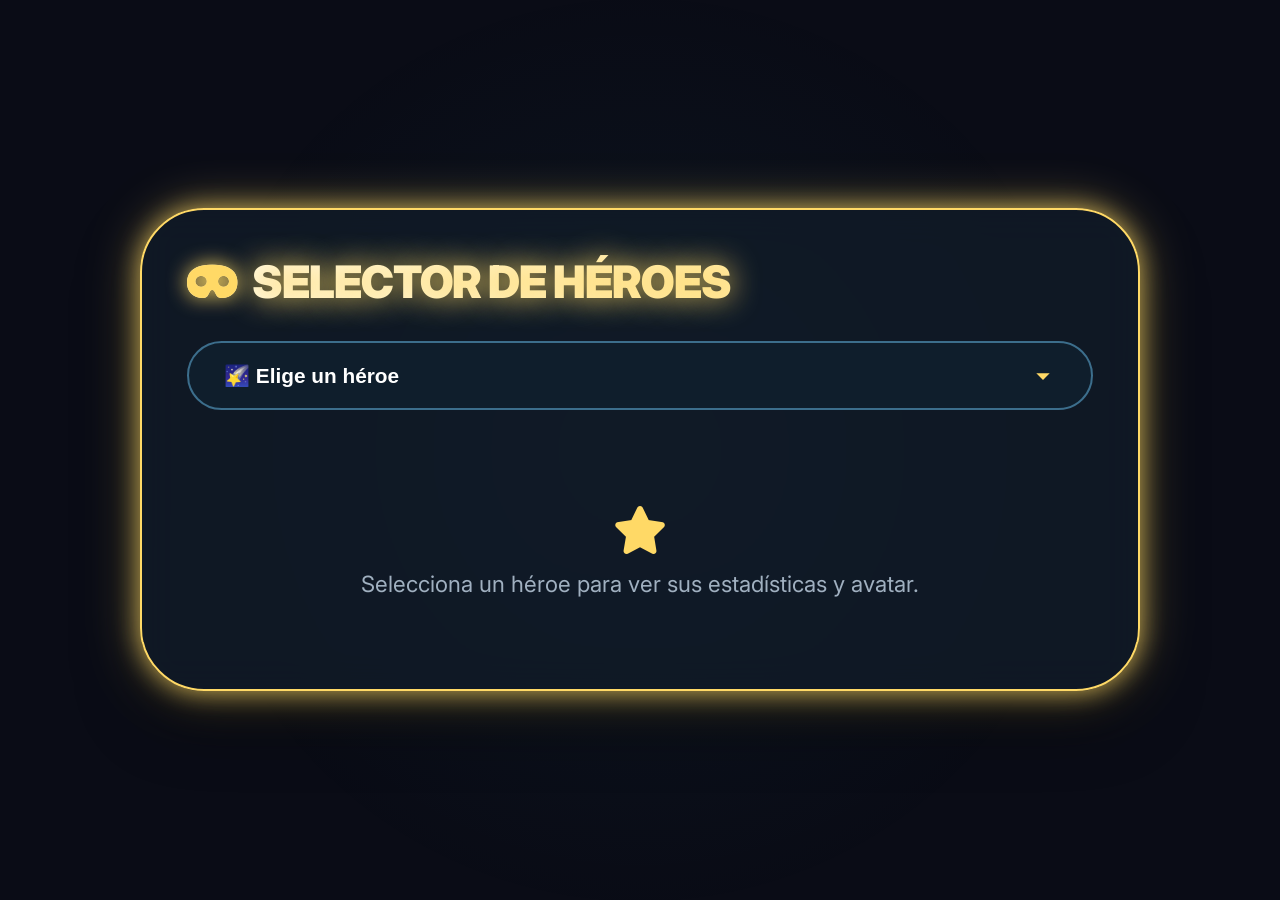
<file: portafolio js victor 24-15/ejercicio9.html>
<!DOCTYPE html>
<html lang="en">
<head>
    <meta charset="UTF-8">
    <meta name="viewport" content="width=device-width, initial-scale=1.0">
    <title>Ejercicio 9 · Héroes Neon · Imagen real + reseña</title>
    <!-- Font Awesome 6 (gratuito) -->
    <link rel="stylesheet" href="https://cdnjs.cloudflare.com/ajax/libs/font-awesome/6.0.0-beta3/css/all.min.css">
    <style>
        @import url('https://fonts.googleapis.com/css2?family=Inter:opsz,wght@14..32,400;600;700;800;900&display=swap');
        :root {
            --bg: #0a0c16;
            --surface: #121c2a;
            --neon-gold: #ffd966;
            --neon-red: #ff4d6d;
            --neon-blue: #48cae4;
            --neon-purple: #c77dff;
            --glow-gold: 0 0 25px #ffd966aa, 0 0 50px #ffd96666;
            --glow-red: 0 0 25px #ff4d6daa;
            --glow-blue: 0 0 25px #48cae4aa;
        }
        * { margin: 0; padding: 0; box-sizing: border-box; }
        body {
            font-family: 'Inter', sans-serif;
            background: var(--bg);
            min-height: 100vh;
            display: flex;
            align-items: center;
            justify-content: center;
            padding: 2rem;
            transition: background 0.5s ease;
            position: relative;
            overflow-x: hidden;
        }
        body::before {
            content: '';
            position: fixed;
            top: 0; left: 0; width: 100%; height: 100%;
            background: radial-gradient(circle at 50% 50%, rgba(72,202,228,0.05) 0%, transparent 60%);
            pointer-events: none;
            z-index: 0;
        }
        .hero-cosmic {
            background: rgba(18, 28, 42, 0.75);
            backdrop-filter: blur(18px);
            -webkit-backdrop-filter: blur(18px);
            border: 2px solid var(--neon-gold);
            box-shadow: var(--glow-gold), 0 30px 60px #00000080;
            border-radius: 64px;
            padding: 2.8rem 2.8rem;
            max-width: 1000px;
            width: 100%;
            position: relative;
            z-index: 10;
            transition: border 0.3s, box-shadow 0.3s;
            animation: floatIn 0.8s cubic-bezier(0.16, 1, 0.3, 1);
        }
        .hero-cosmic:hover {
            border-color: var(--neon-blue);
            box-shadow: var(--glow-blue), 0 40px 70px black;
        }
        h1 {
            font-size: 2.8rem;
            font-weight: 900;
            background: linear-gradient(145deg, #fff, var(--neon-gold));
            -webkit-background-clip: text;
            background-clip: text;
            color: transparent;
            text-shadow: 0 0 30px var(--neon-gold);
            margin-bottom: 2rem;
            display: flex;
            align-items: center;
            gap: 1rem;
            letter-spacing: -0.02em;
        }
        h1 i { font-size: 2.8rem; color: var(--neon-gold); text-shadow: 0 0 20px var(--neon-gold); }
        .selector-wrapper {
            position: relative;
            margin-bottom: 3rem;
        }
        select {
            width: 100%;
            padding: 1.3rem 2.2rem;
            font-size: 1.3rem;
            font-weight: 600;
            border-radius: 80px;
            background: #0f1e2c;
            border: 2px solid #3c6e8c;
            color: white;
            appearance: none;
            outline: none;
            cursor: pointer;
            transition: 0.2s;
            background-image: url("data:image/svg+xml;utf8,<svg xmlns='http://www.w3.org/2000/svg' width='28' height='28' viewBox='0 0 24 24' fill='%23ffd966'><path d='M7 10l5 5 5-5z'/></svg>");
            background-repeat: no-repeat;
            background-position: right 2rem center;
            background-size: 2rem;
        }
        select:hover, select:focus {
            border-color: var(--neon-gold);
            box-shadow: 0 0 30px var(--neon-gold);
        }
        /* Tarjeta de héroe (Glassmorphism + imagen) */
        .hero-profile {
            display: flex;
            flex-direction: row;
            gap: 2.5rem;
            align-items: center;
            background: rgba(10, 22, 36, 0.7);
            backdrop-filter: blur(12px);
            border-radius: 56px;
            padding: 2rem 2.5rem;
            border: 1px solid rgba(255, 255, 255, 0.2);
            margin-bottom: 2rem;
            transition: 0.3s;
        }
        .hero-avatar {
            flex-shrink: 0;
            width: 150px;
            height: 150px;
            border-radius: 50%;
            background: linear-gradient(145deg, #1e3a5a, #0e1e2e);
            display: flex;
            align-items: center;
            justify-content: center;
            border: 4px solid var(--neon-gold);
            box-shadow: 0 0 40px var(--neon-gold);
            overflow: hidden; /* Para imágenes */
        }
        .hero-avatar img {
            width: 100%;
            height: 100%;
            object-fit: cover;
            display: block;
        }
        .hero-avatar i {
            font-size: 5rem;
            color: white;
            text-shadow: 0 0 20px white;
        }
        .hero-info {
            flex: 1;
        }
        .hero-name {
            font-size: 2.2rem;
            font-weight: 800;
            color: white;
            text-shadow: 0 0 15px var(--neon-blue);
            margin-bottom: 0.3rem;
        }
        .hero-category {
            display: inline-block;
            background: rgba(255, 200, 100, 0.2);
            border: 1px solid var(--neon-gold);
            border-radius: 60px;
            padding: 0.3rem 1.5rem;
            font-size: 1rem;
            font-weight: 600;
            color: var(--neon-gold);
            margin-bottom: 1rem;
            text-transform: uppercase;
            letter-spacing: 2px;
        }
        /* Nueva sección de reseña */
        .hero-bio {
            background: rgba(0, 0, 0, 0.3);
            border-left: 4px solid var(--neon-blue);
            border-radius: 20px;
            padding: 0.8rem 1.5rem;
            margin: 1rem 0 1.5rem 0;
            color: #e0e0ff;
            font-size: 1.1rem;
            font-style: italic;
            text-shadow: 0 0 8px var(--neon-blue);
            box-shadow: 0 0 15px rgba(72, 202, 228, 0.3);
        }
        .stats-grid {
            display: grid;
            grid-template-columns: repeat(3, 1fr);
            gap: 1.2rem;
        }
        .stat-card {
            background: #0e1c2a;
            border-radius: 40px;
            padding: 1.2rem 0.5rem;
            text-align: center;
            border-bottom: 6px solid var(--neon-red);
            box-shadow: inset 0 -2px 0 #00000050, 0 8px 0 #00000030;
            transition: 0.2s;
        }
        .stat-card:hover {
            transform: translateY(-6px);
            border-bottom-color: var(--neon-gold);
            box-shadow: 0 0 25px var(--neon-gold);
        }
        .stat-label {
            color: #aad0ff;
            font-size: 0.9rem;
            font-weight: 600;
            text-transform: uppercase;
            letter-spacing: 1px;
        }
        .stat-value {
            font-size: 2rem;
            font-weight: 900;
            color: white;
            text-shadow: 0 0 12px var(--neon-blue);
            line-height: 1.2;
        }
        .empty-state {
            text-align: center;
            padding: 3rem;
            color: #a0b0c0;
            font-size: 1.4rem;
        }
        @keyframes floatIn {
            0% { opacity: 0; transform: translateY(40px) scale(0.96); }
            100% { opacity: 1; transform: translateY(0) scale(1); }
        }
        @media (max-width: 750px) {
            .hero-profile { flex-direction: column; text-align: center; }
            .stats-grid { grid-template-columns: 1fr; }
        }
    </style>
</head>
<body id="heroBody">
    <div class="hero-cosmic">
        <h1><i class="fas fa-mask"></i> SELECTOR DE HÉROES</h1>
        <div class="selector-wrapper">
            <select id="heroSelector">
                <option value="">🌠 Elige un héroe</option>
            </select>
        </div>

        <!-- Contenedor dinámico: perfil del héroe + estadísticas + reseña -->
        <div id="heroProfileContainer">
            <div class="empty-state">
                <i class="fas fa-star" style="font-size:3rem; color:var(--neon-gold);"></i>
                <p style="margin-top:1rem;">Selecciona un héroe para ver sus estadísticas y avatar.</p>
            </div>
        </div>
    </div>

    <script>
        'use strict';
        // ---------- BASE DE DATOS DE HÉROES CON URL DE IMAGEN REAL Y RESEÑA ----------
        const heroes = [
            { 
                name: 'Superman', 
                category: 'Movies', 
                image: 'https://i.redd.it/2h7vnm2sy4k91.jpg', 
                stats: { Fuerza: 100, Velocidad: 90, Inteligencia: 85 },
                bio: 'El último hijo de Krypton, símbolo de esperanza y justicia. Su fuerza es casi ilimitada bajo el sol amarillo.'
            },
            { 
                name: 'Batman', 
                category: 'Movies', 
                image: 'https://www.slashfilm.com/img/gallery/the-15-best-batman-comics-you-need-to-read/intro-1660174737.jpg', 
                stats: { Fuerza: 85, Velocidad: 70, Inteligencia: 95 },
                bio: 'El Caballero Oscuro de Gotham. Sin poderes, pero con una mente brillante y una determinación inquebrantable.'
            },
            { 
                name: 'Nightwing', 
                category: 'Movies', 
                image: 'https://alfabetajuega.com/hero/2024/07/estos-son-los-mejores-comics-de-nightwing.jpg?width=1200', 
                stats: { Fuerza: 80, Velocidad: 95, Inteligencia: 90 },
                bio: 'El primer Robin, ahora líder de los Jóvenes Titanes. Ágil, carismático y con un gran dominio del combate.'
            },
            { 
                name: 'Wonder Woman', 
                category: 'Movies', 
                image: 'https://wallpapers.com/images/hd/dc-comics-superhero-character-wonder-woman-gnyd8jd57uici63t.jpg', 
                stats: { Fuerza: 95, Velocidad: 80, Inteligencia: 80 },
                bio: 'Princesa de las Amazonas, guerrera entrenada y portadora de la verdad. Su látigo y brazaletes son legendarios.'
            },
            { 
                name: 'Wally West', 
                category: 'Movies', 
                image: 'https://i.ytimg.com/vi/HUIrGfh16Sc/hq720.jpg?sqp=-oaymwE7CK4FEIIDSFryq4qpAy0IARUAAAAAGAElAADIQj0AgKJD8AEB-AH-CYAC0AWKAgwIABABGH8gJihCMA8=&rs=AOn4CLAw4bl7TjmQu2SwoTrJ8iwT3xFRWQ', 
                stats: { Fuerza: 85, Velocidad: 100, Inteligencia: 80 },
                bio: 'El Flash más rápido, capaz de vibrar a través de la materia y viajar en el tiempo. Un héroe con gran corazón.'
            },
            { 
                name: 'Spider-Man', 
                category: 'Movies', 
                image: 'https://i.pinimg.com/736x/77/4c/55/774c5558b11c5dc4884429f7f5c7c6f7.jpg', 
                stats: { Fuerza: 75, Velocidad: 80, Inteligencia: 90 },
                bio: 'El vecino amigable, Peter Parker. Un genio científico lleno de responsabilidad y un sentido arácnido muy agudo.'
            },
            { 
                name: 'Iron Man', 
                category: 'Movies', 
                image: 'https://encrypted-tbn0.gstatic.com/images?q=tbn:ANd9GcTpEM5g4gVUDZvf6y9x0TDXbkRR1vNagGii3A&s', 
                stats: { Fuerza: 80, Velocidad: 70, Inteligencia: 100 },
                bio: 'Tony Stark, multimillonario genio inventor. Su armadura lo convierte en un héroe de alta tecnología.'
            },
            { 
                name: 'Thor', 
                category: 'Movies', 
                image: 'https://encrypted-tbn0.gstatic.com/images?q=tbn:ANd9GcTpPU4pCy47NBUBIQUmKqwGTVPhye20nCUUjA&s', 
                stats: { Fuerza: 100, Velocidad: 75, Inteligencia: 70 },
                bio: 'Dios del trueno, heredero de Asgard. Su martillo Mjolnir canaliza tormentas y lo hace casi invencible.'
            },
            { 
                name: 'Flash', 
                category: 'Movies', 
                image: 'https://wallpapers.com/images/hd/the-flash-movie-iconic-comic-book-character-gpvisint0t1sm4k6.jpg', 
                stats: { Fuerza: 70, Velocidad: 100, Inteligencia: 75 },
                bio: 'Barry Allen, el hombre más rápido vivo. Conectado a la Fuerza de la Velocidad, protege Central City.'
            },
            { 
                name: 'Aquaman', 
                category: 'Movies', 
                image: 'https://www.comicverso.com/wp-content/uploads/2026/01/All-in-Aquaman.jpg', 
                stats: { Fuerza: 90, Velocidad: 75, Inteligencia: 70 },
                bio: 'Rey de la Atlántida, capaz de comunicarse con la vida marina y manejar el tridente con poder oceánico.'
            },
            { 
                name: 'Naruto', 
                category: 'Anime', 
                image: 'https://i.blogs.es/0cafeb/naruto/840_560.jpeg', 
                stats: { Fuerza: 85, Velocidad: 85, Inteligencia: 80 },
                bio: 'El ninja más impredecible. Soñador y tenaz, busca ser Hokage mientras controla al zorro de nueve colas.'
            },
            { 
                name: 'Goku', 
                category: 'Anime', 
                image: 'https://fwmedia.fandomwire.com/wp-content/uploads/2025/08/04031222/goku-dragon-ball-1.jpg', 
                stats: { Fuerza: 100, Velocidad: 95, Inteligencia: 70 },
                bio: 'El guerrero Saiyan que siempre supera sus límites. Amante de la lucha y protector de la Tierra.'
            },
            { 
                name: 'Luffy', 
                category: 'Anime', 
                image: 'https://cdn.polyspeak.ai/speakmaster/ecc5d2f3edd10f75f6ea337d0500f9de.webp', 
                stats: { Fuerza: 90, Velocidad: 80, Inteligencia: 75 },
                bio: 'Capitán de los Piratas de Sombrero de Paja. Su cuerpo de goma y su voluntad férrea lo llevan a ser el Rey de los Piratas.'
            },
            { 
                name: 'Escanor', 
                category: 'Anime', 
                image: 'https://i.pinimg.com/736x/e0/fd/80/e0fd80b054139bb3be150938ab55e796.jpg', 
                stats: { Fuerza: 100, Velocidad: 60, Inteligencia: 70 },
                bio: 'La furia del León, miembro de los Siete Pecados Capitales. Su poder crece con el sol hasta volverse imparable.'
            },
            { 
                name: 'Saitama', 
                category: 'Anime', 
                image: 'https://f.rpp-noticias.io/2019/06/19/132313_803989.jpg?width=1020&quality=80', 
                stats: { Fuerza: 100, Velocidad: 100, Inteligencia: 60 },
                bio: 'El héroe más fuerte, capaz de vencer a cualquier enemigo de un solo puñetazo. Busca un oponente digno.'
            },
            { 
                name: 'Gojo Satoru', 
                category: 'Anime', 
                image: 'https://encrypted-tbn0.gstatic.com/images?q=tbn:ANd9GcRONGQscz4iB_vn_oyqMgLyWvGXUSoe_nUp1Q&s', 
                stats: { Fuerza: 80, Velocidad: 85, Inteligencia: 100 },
                bio: 'El hechicero más poderoso de Jujutsu High. Su técnica Ilimitado y sus seis ojos lo hacen casi invencible.'
            },
            { 
                name: 'Eren Yeager', 
                category: 'Anime', 
                image: 'https://encrypted-tbn0.gstatic.com/images?q=tbn:ANd9GcRbxlKcjsVYrU_0jWlGzLNxZlSQLX3YV2PFdQ&s', 
                stats: { Fuerza: 85, Velocidad: 80, Inteligencia: 75 },
                bio: 'El Titán de Ataque. Su sed de libertad lo lleva a luchar contra el mundo entero por sus ideales.'
            },
            { 
                name: 'King Arthur', 
                category: 'Legends', 
                image: 'https://encrypted-tbn0.gstatic.com/images?q=tbn:ANd9GcQ0CFXAQpv33QorPUxFBKKqX1ZtMZoaOTe2sA&s', 
                stats: { Fuerza: 80, Velocidad: 65, Inteligencia: 85 },
                bio: 'El rey de Camelot, portador de Excalibur. Unificador de Britania y líder de los Caballeros de la Mesa Redonda.'
            },
            { 
                name: 'Hercules', 
                category: 'Legends', 
                image: 'https://encrypted-tbn0.gstatic.com/images?q=tbn:ANd9GcTnZlM5hZeT8oSnylb1C_azhKJ6bUYXizFRyA&s', 
                stats: { Fuerza: 75, Velocidad: 70, Inteligencia: 90 },
                bio: 'Héroe de la mitología griega, famoso por sus doce trabajos. Hijo de Zeus, símbolo de fuerza y valor.'
            },
            { 
                name: 'Achilles', 
                category: 'Legends', 
                image: 'https://www.greekmythology.com/images/mythology/achilles_large_image_218.jpg', 
                stats: { Fuerza: 90, Velocidad: 85, Inteligencia: 70 },
                bio: 'Guerrero invencible en la guerra de Troya, salvo por su talón. Representa la gloria y la furia en batalla.'
            },
            { 
                name: 'Perseus', 
                category: 'Legends', 
                image: 'https://encrypted-tbn0.gstatic.com/images?q=tbn:ANd9GcS3QJupK2S3ZG9o8odECdy51ucBwpn4DoA4dA&s', 
                stats: { Fuerza: 80, Velocidad: 75, Inteligencia: 80 },
                bio: 'El héroe que decapitó a Medusa. Hijo de Zeus, astuto y favorecido por los dioses con armas divinas.'
            },
            { 
                name: 'Beowulf', 
                category: 'Legends', 
                image: 'https://cdn.theatlantic.com/thumbor/j1gAKjuVYeqsOCTo-bOtiEiKX4o=/0x11:2000x1136/960x540/media/img/2017/03/CULT_Omnivore_Beowulf_Web_RGB/original.jpg', 
                stats: { Fuerza: 95, Velocidad: 70, Inteligencia: 65 },
                bio: 'El héroe geat que derrotó a Grendel y a su madre. Su leyenda épica vive en el poema anglosajón.'
            },
            { 
                name: 'Mulan', 
                category: 'Legends', 
                image: 'https://encrypted-tbn0.gstatic.com/images?q=tbn:ANd9GcS8lelhju_f_GFcawQ_b7lIs0gNARJvngzAdg&s', 
                stats: { Fuerza: 70, Velocidad: 80, Inteligencia: 90 },
                bio: 'La guerrera que se disfrazó de hombre para salvar a su padre y a China. Astuta, hábil y honorable.'
            },
        ];

        // ---------- MAPA DE GRADIENTES PARA FONDO (por categoría) ----------
        const bgGradients = {
            Movies: 'radial-gradient(circle at 70% 20%, #1a2639, #0e121c)',
            Anime: 'radial-gradient(circle at 30% 60%, #2a1a3a, #0e0c14)',
            Legends: 'radial-gradient(circle at 80% 40%, #1e3a2a, #0c1410)'
        };

        const selector = document.getElementById('heroSelector');
        const container = document.getElementById('heroProfileContainer');
        const body = document.getElementById('heroBody');

        // Poblar select
        heroes.forEach(hero => {
            const option = document.createElement('option');
            option.value = hero.name;
            option.textContent = `${hero.name} (${hero.category})`;
            selector.appendChild(option);
        });

        // ---------- FUNCIÓN PARA RENDERIZAR PERFIL CON IMAGEN Y RESEÑA ----------
        function renderHero(heroName) {
            const hero = heroes.find(h => h.name === heroName);
            if (!hero) {
                container.innerHTML = `<div class="empty-state">
                    <i class="fas fa-star" style="font-size:3rem; color:var(--neon-gold);"></i>
                    <p style="margin-top:1rem;">Selecciona un héroe para ver sus estadísticas y avatar.</p>
                </div>`;
                body.style.background = '#0a0c16';
                return;
            }

            // Cambiar fondo según categoría
            body.style.background = bgGradients[hero.category] || '#0a0c16';

            // Generar HTML del perfil con imagen (si existe) y fallback a icono
            const { Fuerza, Velocidad, Inteligencia } = hero.stats;
            const avatarContent = hero.image 
                ? `<img src="${hero.image}" alt="${hero.name}" onerror="this.style.display='none'; this.parentElement.innerHTML='<i class=\\'fas fa-user\\' style=\\'font-size:5rem; color:white;\\'></i>';">` 
                : `<i class="fas fa-user" style="font-size:5rem; color:white;"></i>`;

            const profileHTML = `
                <div class="hero-profile">
                    <div class="hero-avatar">
                        ${avatarContent}
                    </div>
                    <div class="hero-info">
                        <div class="hero-name">${hero.name}</div>
                        <span class="hero-category"><i class="fas fa-tag"></i> ${hero.category}</span>
                        <div class="hero-bio">${hero.bio || 'No hay reseña disponible para este héroe.'}</div>
                        <div class="stats-grid">
                            <div class="stat-card">
                                <div class="stat-label"><i class="fas fa-dumbbell"></i> Fuerza</div>
                                <div class="stat-value">${Fuerza}</div>
                            </div>
                            <div class="stat-card">
                                <div class="stat-label"><i class="fas fa-bolt"></i> Velocidad</div>
                                <div class="stat-value">${Velocidad}</div>
                            </div>
                            <div class="stat-card">
                                <div class="stat-label"><i class="fas fa-brain"></i> Inteligencia</div>
                                <div class="stat-value">${Inteligencia}</div>
                            </div>
                        </div>
                    </div>
                </div>
            `;
            container.innerHTML = profileHTML;
        }

        // Evento change
        selector.addEventListener('change', (e) => renderHero(e.target.value));
    </script>
</body>
</html>
</file>
